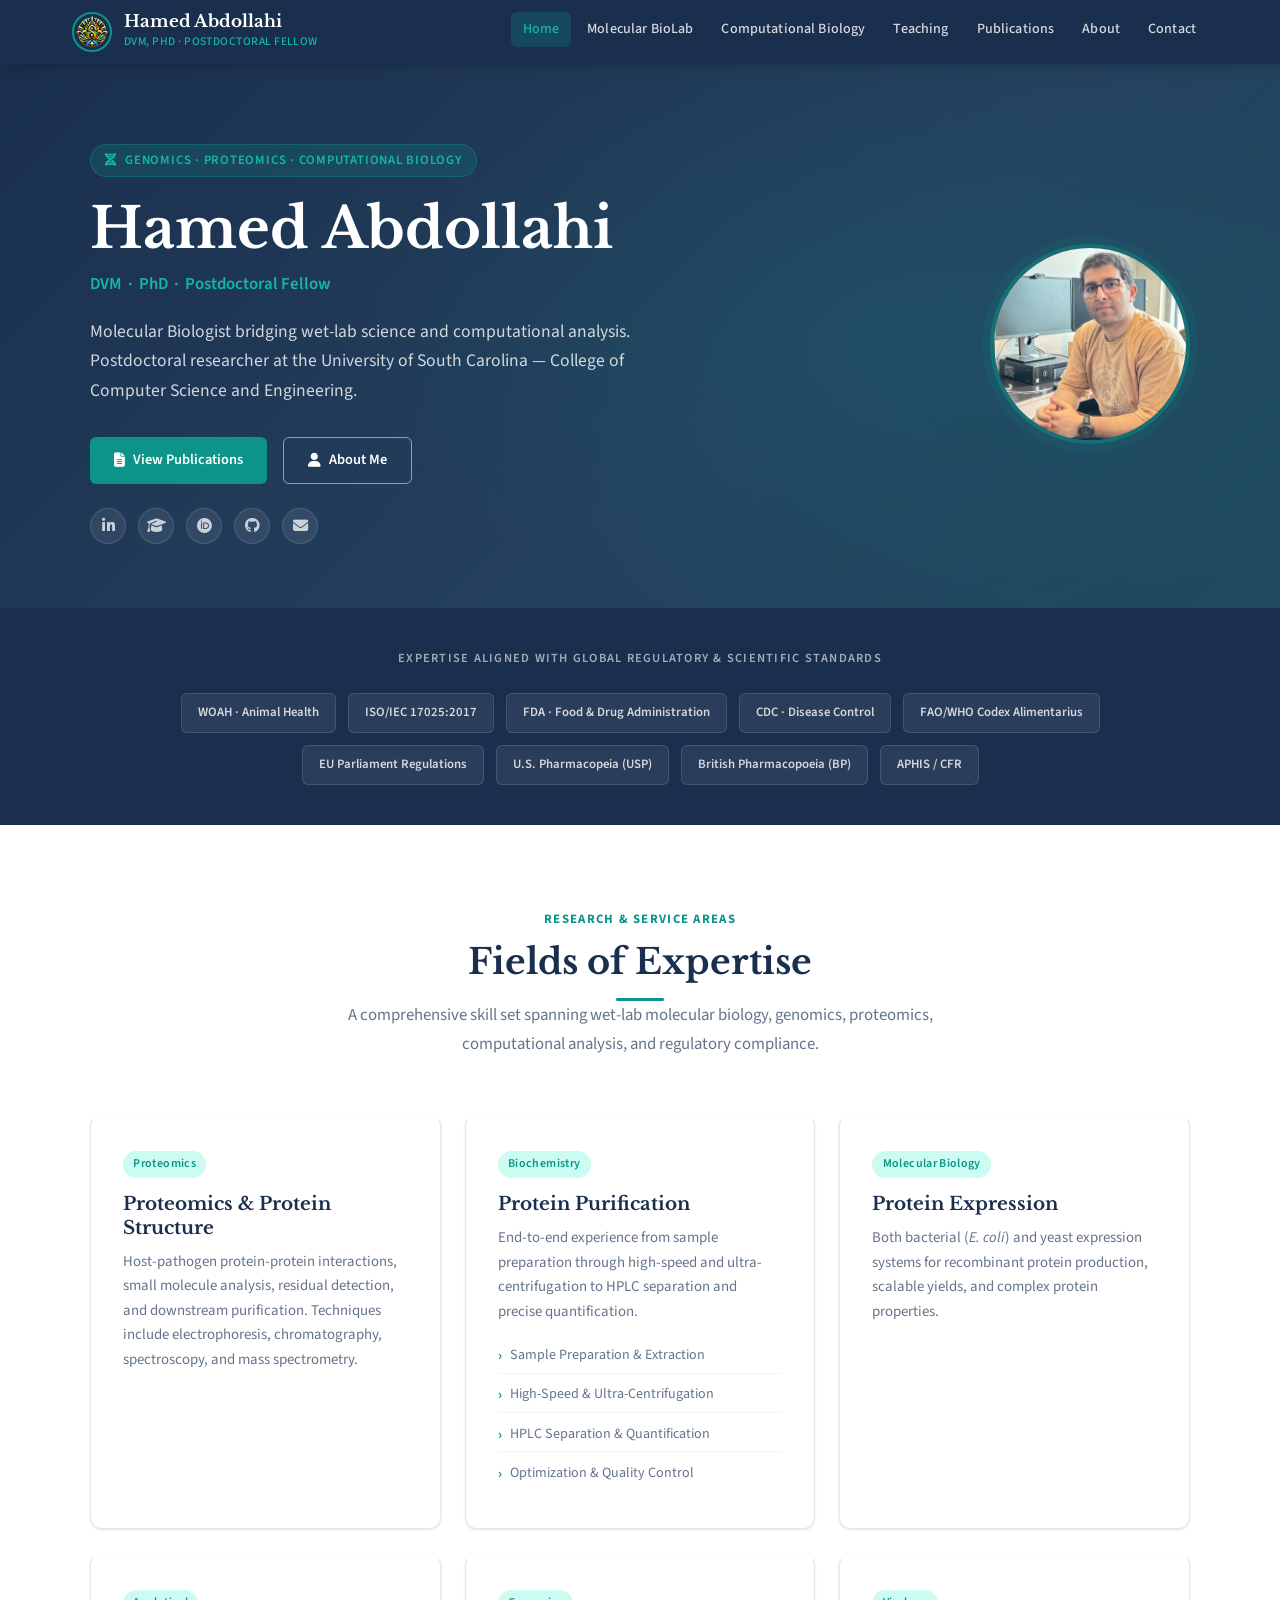
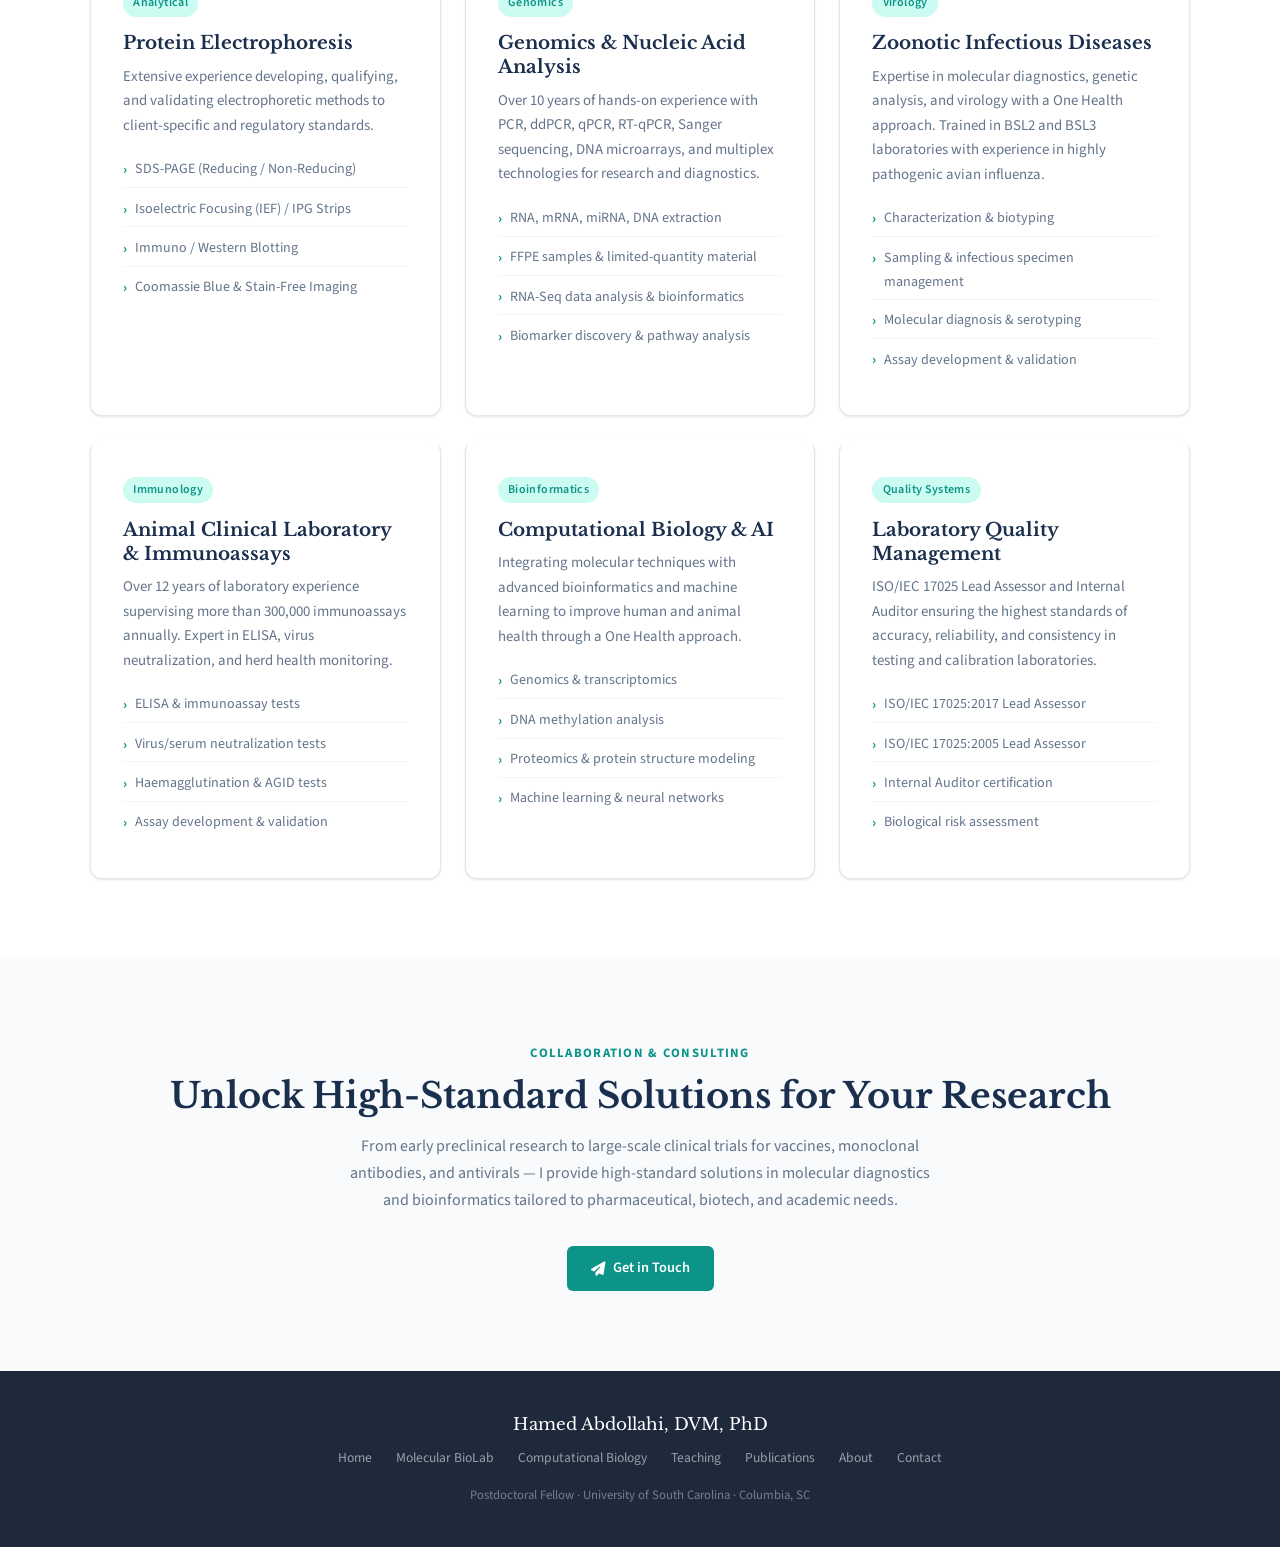
<file: index.html>
<!DOCTYPE html>
<html lang="en">
<head>
  <meta charset="UTF-8" />
  <meta name="viewport" content="width=device-width, initial-scale=1.0" />
  <title>Hamed Abdollahi | Molecular Biologist & Genomics Postdoctoral Fellow</title>
  <meta name="description" content="Personal academic website of Hamed Abdollahi, DVM, PhD — Molecular Biologist and Genomics Postdoctoral Fellow at the University of South Carolina." />
  <link rel="stylesheet" href="styles.css" />
  <link rel="stylesheet" href="https://cdnjs.cloudflare.com/ajax/libs/font-awesome/6.5.0/css/all.min.css" />
</head>
<body>

<!-- ── NAVIGATION ──────────────────────────── -->
<nav class="site-nav">
  <div class="nav-inner">
    <a href="index.html" class="nav-brand">
      <img src="/images/logo.png" alt="Hamed Abdollahi" />
      <div>
        <div class="nav-brand-name">Hamed Abdollahi</div>
        <div class="nav-brand-title">DVM, PhD · Postdoctoral Fellow</div>
      </div>
    </a>
    <button class="nav-toggle" aria-label="Toggle menu" onclick="this.closest('nav').querySelector('.nav-links').classList.toggle('open')">
      <span></span><span></span><span></span>
    </button>
    <ul class="nav-links">
      <li><a href="index.html" class="active">Home</a></li>
      <li><a href="biolab.html">Molecular BioLab</a></li>
      <li><a href="computational.html">Computational Biology</a></li>
      <li><a href="teaching.html">Teaching</a></li>
      <li><a href="publications.html">Publications</a></li>
      <li><a href="about.html">About</a></li>
      <li><a href="contact.html">Contact</a></li>
    </ul>
  </div>
</nav>

<!-- ── HERO ────────────────────────────────── -->
<section class="hero">
  <div class="hero-inner">
    <div>
      <div class="hero-badge">
        <i class="fa-solid fa-dna"></i>
        Genomics · Proteomics · Computational Biology
      </div>
      <h1 class="hero-name">Hamed Abdollahi</h1>
      <p class="hero-degrees">DVM &nbsp;·&nbsp; PhD &nbsp;·&nbsp; Postdoctoral Fellow</p>
      <p class="hero-tagline">
        Molecular Biologist bridging wet-lab science and computational analysis.
        Postdoctoral researcher at the University of South Carolina — College of
        Computer Science and Engineering.
      </p>
      <div class="hero-actions">
        <a href="publications.html" class="btn btn-primary">
          <i class="fa-solid fa-file-lines"></i> View Publications
        </a>
        <a href="about.html" class="btn btn-outline">
          <i class="fa-solid fa-user"></i> About Me
        </a>
      </div>
      <div class="hero-socials">
        <a href="https://www.linkedin.com/in/hamed-abdollahi-15117079" class="social-link" target="_blank" aria-label="LinkedIn">
          <i class="fa-brands fa-linkedin-in"></i>
        </a>
        <a href="https://scholar.google.com/citations?user=lXf0_H0AAAAJ&hl=en" class="social-link" target="_blank" aria-label="Google Scholar">
          <i class="fa-solid fa-graduation-cap"></i>
        </a>
        <a href="https://orcid.org/0000-0002-2202-2193" class="social-link" target="_blank" aria-label="ORCID">
          <i class="fa-brands fa-orcid"></i>
        </a>
        <a href="https://github.com/HProVax" class="social-link" target="_blank" aria-label="GitHub">
          <i class="fa-brands fa-github"></i>
        </a>
        <a href="mailto:HA25@mailbox.sc.edu" class="social-link" aria-label="Email">
          <i class="fa-solid fa-envelope"></i>
        </a>
      </div>
    </div>
    <img src="images/itsme.jpeg" alt="Hamed Abdollahi in the field" class="hero-photo" />
  </div>
</section>

<!-- ── STANDARDS STRIP ─────────────────────── -->
<div class="standards-strip">
  <div class="standards-inner">
    <p class="standards-title">Expertise aligned with global regulatory &amp; scientific standards</p>
    <div class="standards-grid">
      <span class="standard-badge">WOAH · Animal Health</span>
      <span class="standard-badge">ISO/IEC 17025:2017</span>
      <span class="standard-badge">FDA · Food &amp; Drug Administration</span>
      <span class="standard-badge">CDC · Disease Control</span>
      <span class="standard-badge">FAO/WHO Codex Alimentarius</span>
      <span class="standard-badge">EU Parliament Regulations</span>
      <span class="standard-badge">U.S. Pharmacopeia (USP)</span>
      <span class="standard-badge">British Pharmacopoeia (BP)</span>
      <span class="standard-badge">APHIS / CFR</span>
    </div>
  </div>
</div>

<!-- ── FIELDS OF EXPERTISE ─────────────────── -->
<section class="section">
  <div class="container">
    <div class="section-header">
      <span class="section-label">Research &amp; Service Areas</span>
      <h2 class="section-title">Fields of Expertise</h2>
      <div class="divider"></div>
      <p class="section-desc">
        A comprehensive skill set spanning wet-lab molecular biology, genomics, proteomics,
        computational analysis, and regulatory compliance.
      </p>
    </div>

    <div class="card-grid card-grid-3">

      <div class="expertise-card">
        <div class="expertise-tag">Proteomics</div>
        <h3>Proteomics &amp; Protein Structure</h3>
        <p class="card-text">
          Host-pathogen protein-protein interactions, small molecule analysis, residual detection,
          and downstream purification. Techniques include electrophoresis, chromatography,
          spectroscopy, and mass spectrometry.
        </p>
      </div>

      <div class="expertise-card">
        <div class="expertise-tag">Biochemistry</div>
        <h3>Protein Purification</h3>
        <p class="card-text">
          End-to-end experience from sample preparation through high-speed and
          ultra-centrifugation to HPLC separation and precise quantification.
        </p>
        <ul class="card-list">
          <li>Sample Preparation &amp; Extraction</li>
          <li>High-Speed &amp; Ultra-Centrifugation</li>
          <li>HPLC Separation &amp; Quantification</li>
          <li>Optimization &amp; Quality Control</li>
        </ul>
      </div>

      <div class="expertise-card">
        <div class="expertise-tag">Molecular Biology</div>
        <h3>Protein Expression</h3>
        <p class="card-text">
          Both bacterial (<em>E. coli</em>) and yeast expression systems for recombinant protein
          production, scalable yields, and complex protein properties.
        </p>
      </div>

      <div class="expertise-card">
        <div class="expertise-tag">Analytical</div>
        <h3>Protein Electrophoresis</h3>
        <p class="card-text">
          Extensive experience developing, qualifying, and validating electrophoretic methods
          to client-specific and regulatory standards.
        </p>
        <ul class="card-list">
          <li>SDS-PAGE (Reducing / Non-Reducing)</li>
          <li>Isoelectric Focusing (IEF) / IPG Strips</li>
          <li>Immuno / Western Blotting</li>
          <li>Coomassie Blue &amp; Stain-Free Imaging</li>
        </ul>
      </div>

      <div class="expertise-card">
        <div class="expertise-tag">Genomics</div>
        <h3>Genomics &amp; Nucleic Acid Analysis</h3>
        <p class="card-text">
          Over 10 years of hands-on experience with PCR, ddPCR, qPCR, RT-qPCR, Sanger
          sequencing, DNA microarrays, and multiplex technologies for research and diagnostics.
        </p>
        <ul class="card-list">
          <li>RNA, mRNA, miRNA, DNA extraction</li>
          <li>FFPE samples &amp; limited-quantity material</li>
          <li>RNA-Seq data analysis &amp; bioinformatics</li>
          <li>Biomarker discovery &amp; pathway analysis</li>
        </ul>
      </div>

      <div class="expertise-card">
        <div class="expertise-tag">Virology</div>
        <h3>Zoonotic Infectious Diseases</h3>
        <p class="card-text">
          Expertise in molecular diagnostics, genetic analysis, and virology with a One Health
          approach. Trained in BSL2 and BSL3 laboratories with experience in highly pathogenic
          avian influenza.
        </p>
        <ul class="card-list">
          <li>Characterization &amp; biotyping</li>
          <li>Sampling &amp; infectious specimen management</li>
          <li>Molecular diagnosis &amp; serotyping</li>
          <li>Assay development &amp; validation</li>
        </ul>
      </div>

      <div class="expertise-card">
        <div class="expertise-tag">Immunology</div>
        <h3>Animal Clinical Laboratory &amp; Immunoassays</h3>
        <p class="card-text">
          Over 12 years of laboratory experience supervising more than 300,000 immunoassays
          annually. Expert in ELISA, virus neutralization, and herd health monitoring.
        </p>
        <ul class="card-list">
          <li>ELISA &amp; immunoassay tests</li>
          <li>Virus/serum neutralization tests</li>
          <li>Haemagglutination &amp; AGID tests</li>
          <li>Assay development &amp; validation</li>
        </ul>
      </div>

      <div class="expertise-card">
        <div class="expertise-tag">Bioinformatics</div>
        <h3>Computational Biology &amp; AI</h3>
        <p class="card-text">
          Integrating molecular techniques with advanced bioinformatics and machine learning
          to improve human and animal health through a One Health approach.
        </p>
        <ul class="card-list">
          <li>Genomics &amp; transcriptomics</li>
          <li>DNA methylation analysis</li>
          <li>Proteomics &amp; protein structure modeling</li>
          <li>Machine learning &amp; neural networks</li>
        </ul>
      </div>

      <div class="expertise-card">
        <div class="expertise-tag">Quality Systems</div>
        <h3>Laboratory Quality Management</h3>
        <p class="card-text">
          ISO/IEC 17025 Lead Assessor and Internal Auditor ensuring the highest standards of
          accuracy, reliability, and consistency in testing and calibration laboratories.
        </p>
        <ul class="card-list">
          <li>ISO/IEC 17025:2017 Lead Assessor</li>
          <li>ISO/IEC 17025:2005 Lead Assessor</li>
          <li>Internal Auditor certification</li>
          <li>Biological risk assessment</li>
        </ul>
      </div>

    </div>
  </div>
</section>

<!-- ── CTA STRIP ────────────────────────────── -->
<section class="section section-alt">
  <div class="container" style="text-align:center;">
    <span class="section-label">Collaboration &amp; Consulting</span>
    <h2 class="section-title" style="margin-bottom:.8rem;">Unlock High-Standard Solutions for Your Research</h2>
    <p style="color:var(--text-muted);max-width:580px;margin:0 auto 2rem;">
      From early preclinical research to large-scale clinical trials for vaccines, monoclonal
      antibodies, and antivirals — I provide high-standard solutions in molecular diagnostics
      and bioinformatics tailored to pharmaceutical, biotech, and academic needs.
    </p>
    <a href="contact.html" class="btn btn-primary">
      <i class="fa-solid fa-paper-plane"></i> Get in Touch
    </a>
  </div>
</section>

<!-- ── FOOTER ───────────────────────────────── -->
<footer class="site-footer">
  <div class="footer-inner">
    <p class="footer-name">Hamed Abdollahi, DVM, PhD</p>
    <div class="footer-links">
      <a href="index.html">Home</a>
      <a href="biolab.html">Molecular BioLab</a>
      <a href="computational.html">Computational Biology</a>
      <a href="teaching.html">Teaching</a>
      <a href="publications.html">Publications</a>
      <a href="about.html">About</a>
      <a href="contact.html">Contact</a>
    </div>
    <p class="footer-copy">
      Postdoctoral Fellow · University of South Carolina · Columbia, SC
    </p>
  </div>
</footer>

</body>
</html>
</file>
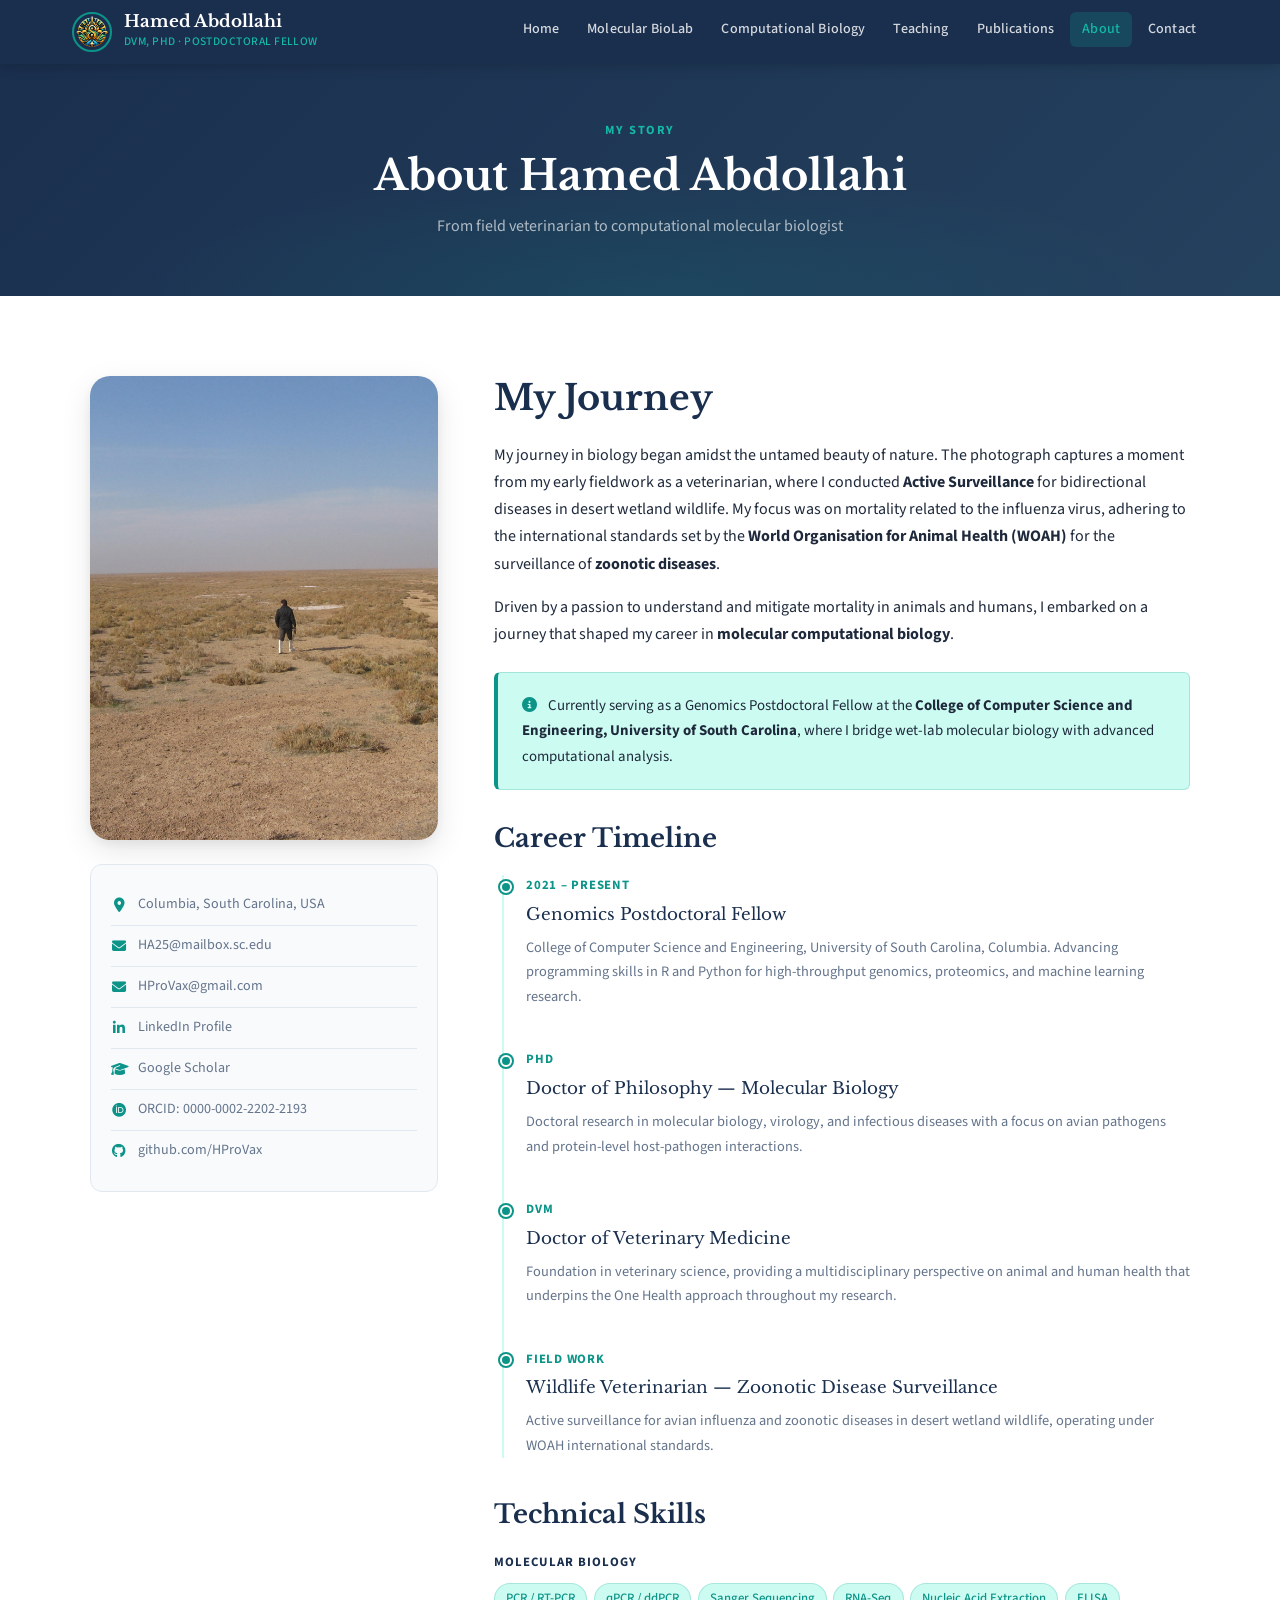
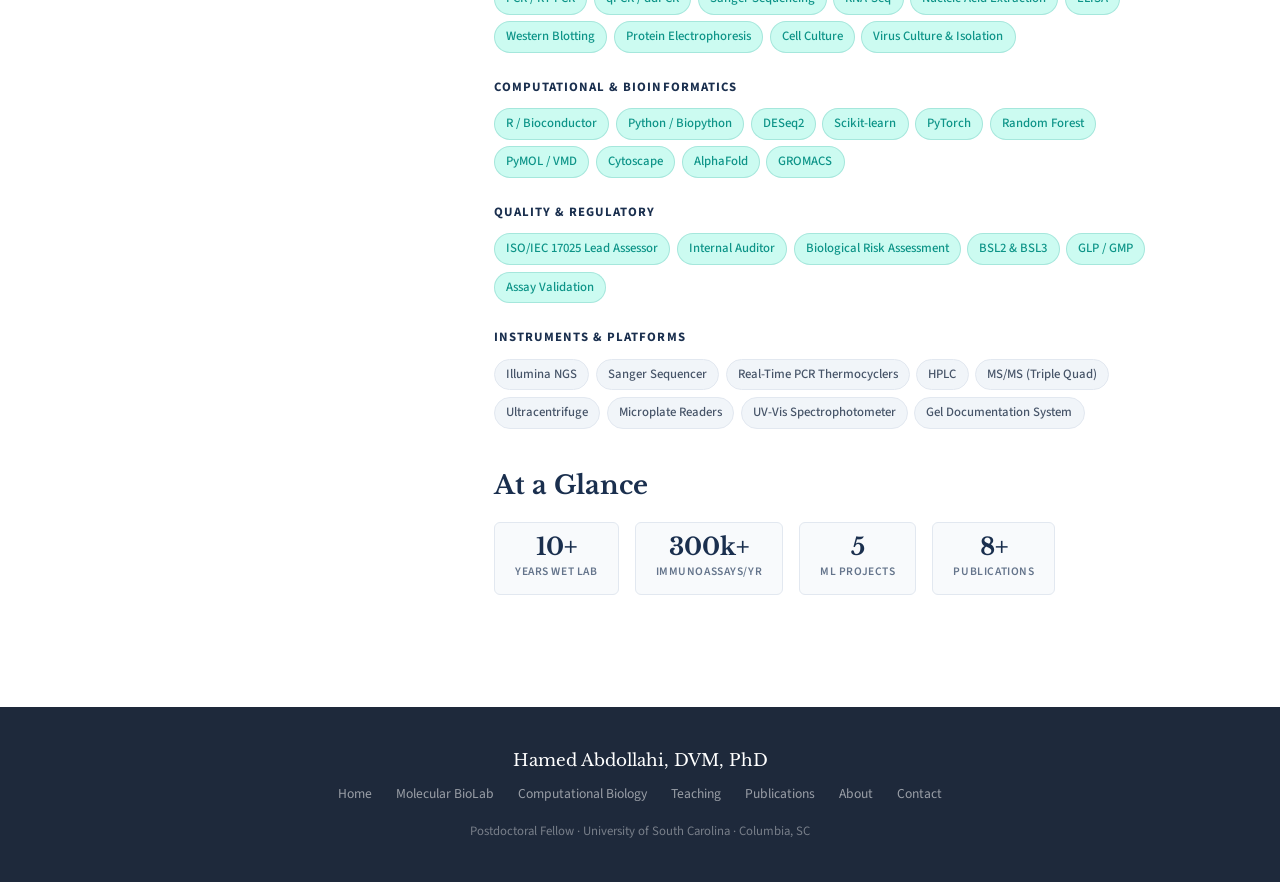
<file: about.html>
<!DOCTYPE html>
<html lang="en">
<head>
  <meta charset="UTF-8" />
  <meta name="viewport" content="width=device-width, initial-scale=1.0" />
  <title>About | Hamed Abdollahi</title>
  <link rel="stylesheet" href="styles.css" />
  <link rel="stylesheet" href="https://cdnjs.cloudflare.com/ajax/libs/font-awesome/6.5.0/css/all.min.css" />
</head>
<body>

<nav class="site-nav">
  <div class="nav-inner">
    <a href="index.html" class="nav-brand">
      <img src="images/logo.png" alt="Hamed Abdollahi" />
      <div>
        <div class="nav-brand-name">Hamed Abdollahi</div>
        <div class="nav-brand-title">DVM, PhD · Postdoctoral Fellow</div>
      </div>
    </a>
    <button class="nav-toggle" aria-label="Toggle menu" onclick="this.closest('nav').querySelector('.nav-links').classList.toggle('open')">
      <span></span><span></span><span></span>
    </button>
    <ul class="nav-links">
      <li><a href="index.html">Home</a></li>
      <li><a href="biolab.html">Molecular BioLab</a></li>
      <li><a href="computational.html">Computational Biology</a></li>
      <li><a href="teaching.html">Teaching</a></li>
      <li><a href="publications.html">Publications</a></li>
      <li><a href="about.html" class="active">About</a></li>
      <li><a href="contact.html">Contact</a></li>
    </ul>
  </div>
</nav>

<div class="page-banner">
  <p class="page-banner-label">My Story</p>
  <h1 class="page-banner-title">About Hamed Abdollahi</h1>
  <p class="page-banner-sub">From field veterinarian to computational molecular biologist</p>
</div>

<section class="section">
  <div class="container">
    <div class="about-layout">

      <!-- SIDEBAR -->
      <aside class="about-sidebar">
        <img src="images/IMG_0074.jpg" alt="Hamed Abdollahi field work" class="about-photo" />

        <div class="about-contact-card">
          <div class="contact-item">
            <i class="fa-solid fa-location-dot"></i>
            <span>Columbia, South Carolina, USA</span>
          </div>
          <div class="contact-item">
            <i class="fa-solid fa-envelope"></i>
            <a href="mailto:HA25@mailbox.sc.edu">HA25@mailbox.sc.edu</a>
          </div>
          <div class="contact-item">
            <i class="fa-solid fa-envelope"></i>
            <a href="mailto:HProVax@gmail.com">HProVax@gmail.com</a>
          </div>
          <div class="contact-item">
            <i class="fa-brands fa-linkedin-in"></i>
            <a href="https://www.linkedin.com/in/hamed-abdollahi-15117079" target="_blank">LinkedIn Profile</a>
          </div>
          <div class="contact-item">
            <i class="fa-solid fa-graduation-cap"></i>
            <a href="https://scholar.google.com/citations?user=lXf0_H0AAAAJ&hl=en" target="_blank">Google Scholar</a>
          </div>
          <div class="contact-item">
            <i class="fa-brands fa-orcid"></i>
            <a href="https://orcid.org/0000-0002-2202-2193" target="_blank">ORCID: 0000-0002-2202-2193</a>
          </div>
          <div class="contact-item">
            <i class="fa-brands fa-github"></i>
            <a href="https://github.com/HProVax" target="_blank">github.com/HProVax</a>
          </div>
        </div>
      </aside>

      <!-- MAIN CONTENT -->
      <main>
        <h2 style="margin-bottom:1.25rem;">My Journey</h2>

        <p>
          My journey in biology began amidst the untamed beauty of nature. The photograph captures a moment from my early fieldwork as a veterinarian, where I conducted
          <strong>Active Surveillance</strong> for bidirectional diseases in desert wetland wildlife.
          My focus was on mortality related to the influenza virus, adhering to the international
          standards set by the <strong>World Organisation for Animal Health (WOAH)</strong> for the
          surveillance of <strong>zoonotic diseases</strong>.
        </p>

        <p>
          Driven by a passion to understand and mitigate mortality in animals and humans, I embarked
          on a journey that shaped my career in <strong>molecular computational biology</strong>.
        </p>

        <div class="callout">
          <p>
            <i class="fa-solid fa-circle-info" style="color:var(--teal);margin-right:.5rem;"></i>
            Currently serving as a Genomics Postdoctoral Fellow at the
            <strong>College of Computer Science and Engineering, University of South Carolina</strong>,
            where I bridge wet-lab molecular biology with advanced computational analysis.
          </p>
        </div>

        <!-- TIMELINE -->
        <h3 style="margin:2rem 0 1.25rem;">Career Timeline</h3>
        <div class="timeline">

          <div class="timeline-item">
            <div class="timeline-date">2021 – Present</div>
            <div class="timeline-title">Genomics Postdoctoral Fellow</div>
            <div class="timeline-desc">
              College of Computer Science and Engineering, University of South Carolina, Columbia.
              Advancing programming skills in R and Python for high-throughput genomics, proteomics,
              and machine learning research.
            </div>
          </div>

          <div class="timeline-item">
            <div class="timeline-date">PhD</div>
            <div class="timeline-title">Doctor of Philosophy — Molecular Biology</div>
            <div class="timeline-desc">
              Doctoral research in molecular biology, virology, and infectious diseases with a focus
              on avian pathogens and protein-level host-pathogen interactions.
            </div>
          </div>

          <div class="timeline-item">
            <div class="timeline-date">DVM</div>
            <div class="timeline-title">Doctor of Veterinary Medicine</div>
            <div class="timeline-desc">
              Foundation in veterinary science, providing a multidisciplinary perspective on
              animal and human health that underpins the One Health approach throughout my research.
            </div>
          </div>

          <div class="timeline-item">
            <div class="timeline-date">Field Work</div>
            <div class="timeline-title">Wildlife Veterinarian — Zoonotic Disease Surveillance</div>
            <div class="timeline-desc">
              Active surveillance for avian influenza and zoonotic diseases in desert wetland
              wildlife, operating under WOAH international standards.
            </div>
          </div>

        </div>

        <!-- SKILLS -->
        <h3 style="margin:2.5rem 0 1.25rem;">Technical Skills</h3>

        <div class="tag-group">
          <div class="tag-group-label">Molecular Biology</div>
          <div class="tags">
            <span class="tag tag-teal">PCR / RT-PCR</span>
            <span class="tag tag-teal">qPCR / ddPCR</span>
            <span class="tag tag-teal">Sanger Sequencing</span>
            <span class="tag tag-teal">RNA-Seq</span>
            <span class="tag tag-teal">Nucleic Acid Extraction</span>
            <span class="tag tag-teal">ELISA</span>
            <span class="tag tag-teal">Western Blotting</span>
            <span class="tag tag-teal">Protein Electrophoresis</span>
            <span class="tag tag-teal">Cell Culture</span>
            <span class="tag tag-teal">Virus Culture &amp; Isolation</span>
          </div>
        </div>

        <div class="tag-group">
          <div class="tag-group-label">Computational &amp; Bioinformatics</div>
          <div class="tags">
            <span class="tag tag-teal">R / Bioconductor</span>
            <span class="tag tag-teal">Python / Biopython</span>
            <span class="tag tag-teal">DESeq2</span>
            <span class="tag tag-teal">Scikit-learn</span>
            <span class="tag tag-teal">PyTorch</span>
            <span class="tag tag-teal">Random Forest</span>
            <span class="tag tag-teal">PyMOL / VMD</span>
            <span class="tag tag-teal">Cytoscape</span>
            <span class="tag tag-teal">AlphaFold</span>
            <span class="tag tag-teal">GROMACS</span>
          </div>
        </div>

        <div class="tag-group">
          <div class="tag-group-label">Quality &amp; Regulatory</div>
          <div class="tags">
            <span class="tag tag-teal">ISO/IEC 17025 Lead Assessor</span>
            <span class="tag tag-teal">Internal Auditor</span>
            <span class="tag tag-teal">Biological Risk Assessment</span>
            <span class="tag tag-teal">BSL2 &amp; BSL3</span>
            <span class="tag tag-teal">GLP / GMP</span>
            <span class="tag tag-teal">Assay Validation</span>
          </div>
        </div>

        <div class="tag-group">
          <div class="tag-group-label">Instruments &amp; Platforms</div>
          <div class="tags">
            <span class="tag">Illumina NGS</span>
            <span class="tag">Sanger Sequencer</span>
            <span class="tag">Real-Time PCR Thermocyclers</span>
            <span class="tag">HPLC</span>
            <span class="tag">MS/MS (Triple Quad)</span>
            <span class="tag">Ultracentrifuge</span>
            <span class="tag">Microplate Readers</span>
            <span class="tag">UV-Vis Spectrophotometer</span>
            <span class="tag">Gel Documentation System</span>
          </div>
        </div>

        <!-- STATS -->
        <h3 style="margin:2.5rem 0 1.25rem;">At a Glance</h3>
        <div class="stat-chips">
          <div class="stat-chip">
            <span class="stat-chip-value">10+</span>
            <span class="stat-chip-label">Years Wet Lab</span>
          </div>
          <div class="stat-chip">
            <span class="stat-chip-value">300k+</span>
            <span class="stat-chip-label">Immunoassays/yr</span>
          </div>
          <div class="stat-chip">
            <span class="stat-chip-value">5</span>
            <span class="stat-chip-label">ML Projects</span>
          </div>
          <div class="stat-chip">
            <span class="stat-chip-value">8+</span>
            <span class="stat-chip-label">Publications</span>
          </div>
        </div>

      </main>
    </div>
  </div>
</section>

<footer class="site-footer">
  <div class="footer-inner">
    <p class="footer-name">Hamed Abdollahi, DVM, PhD</p>
    <div class="footer-links">
      <a href="index.html">Home</a>
      <a href="biolab.html">Molecular BioLab</a>
      <a href="computational.html">Computational Biology</a>
      <a href="teaching.html">Teaching</a>
      <a href="publications.html">Publications</a>
      <a href="about.html">About</a>
      <a href="contact.html">Contact</a>
    </div>
    <p class="footer-copy">Postdoctoral Fellow · University of South Carolina · Columbia, SC</p>
  </div>
</footer>

</body>
</html>
</file>
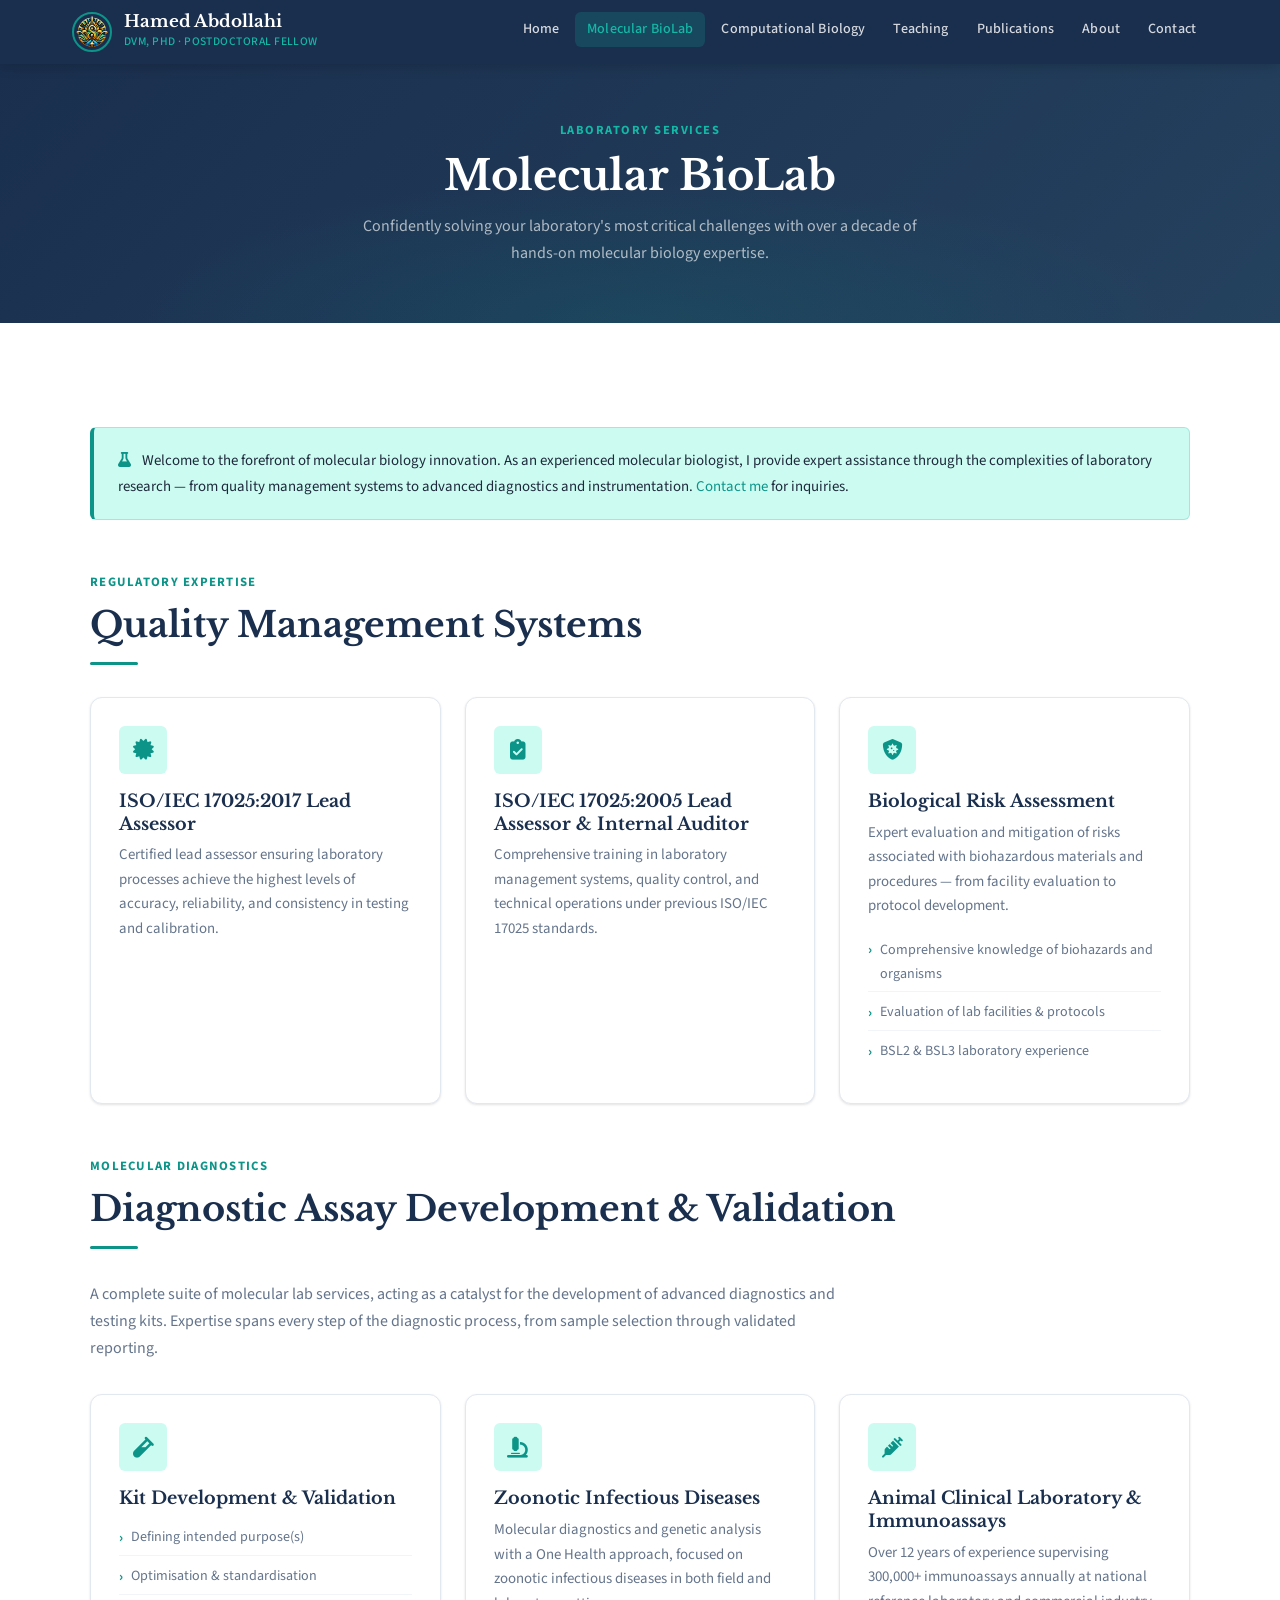
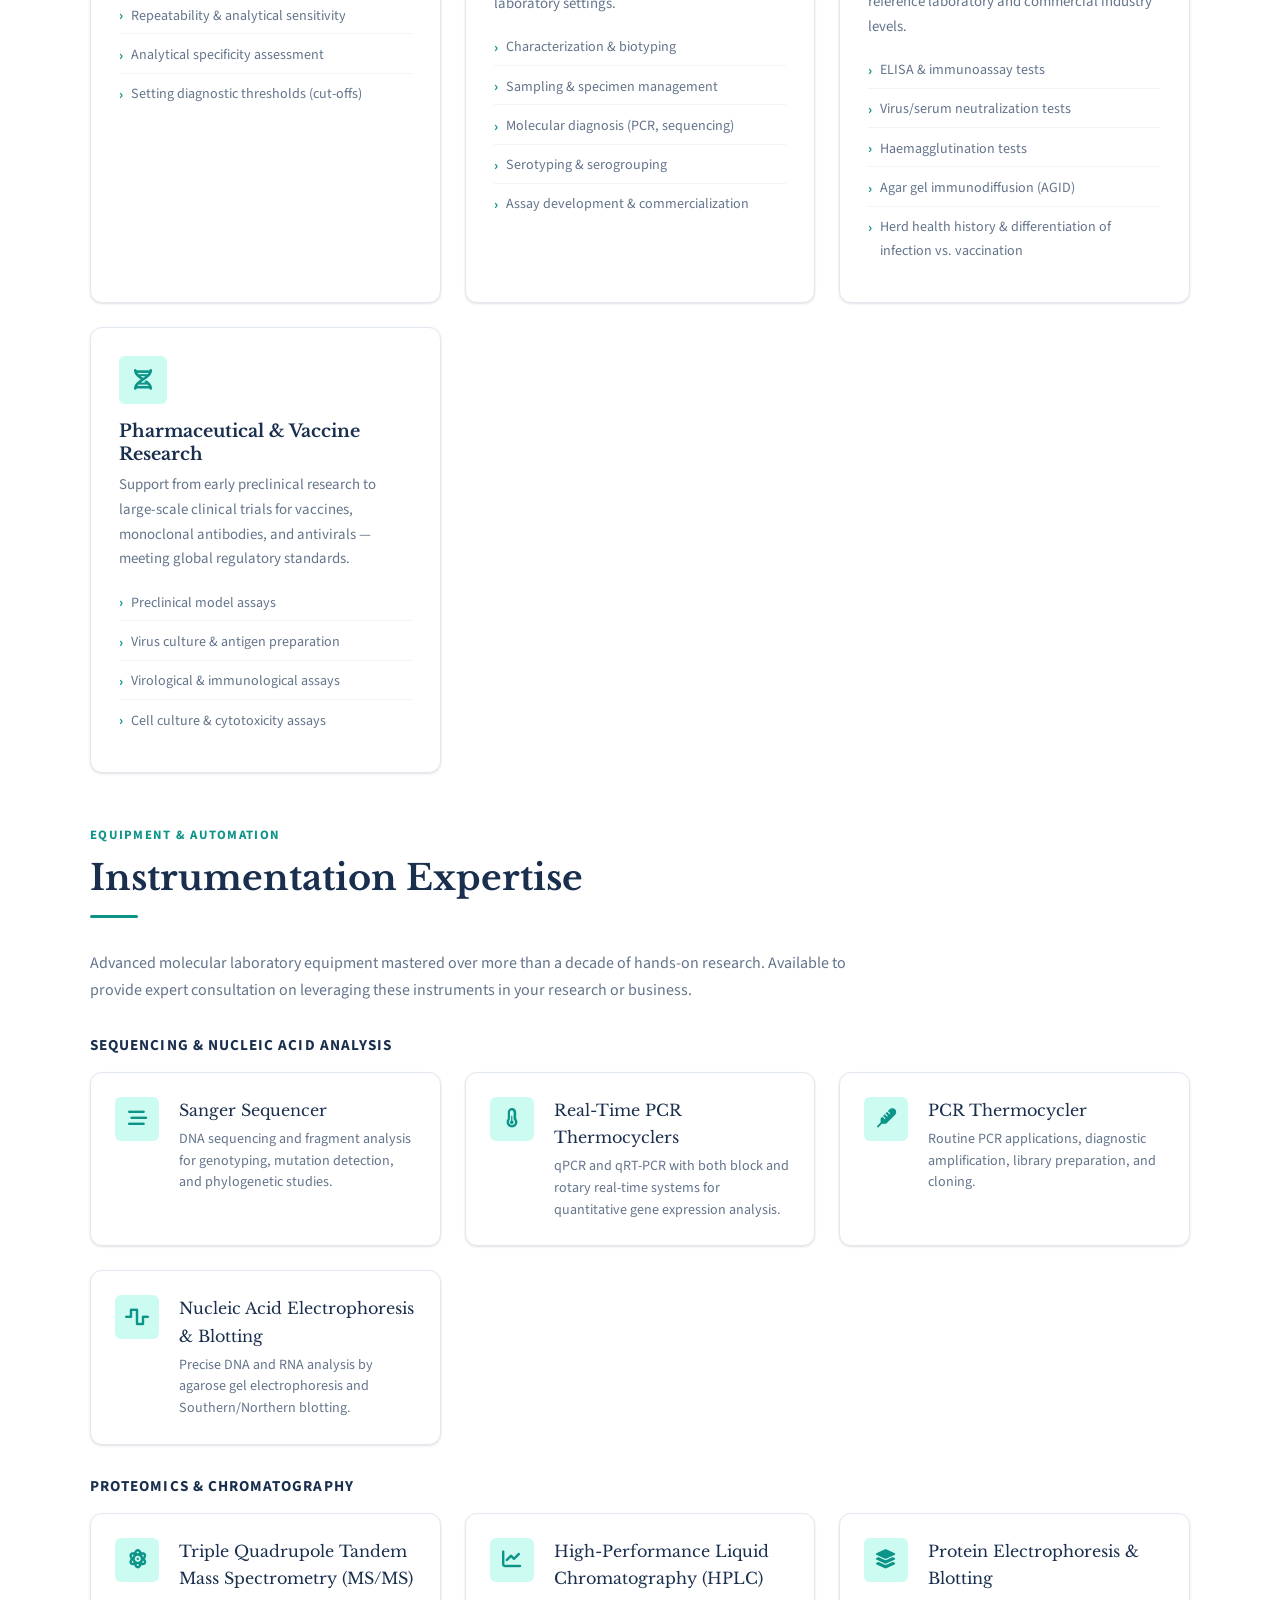
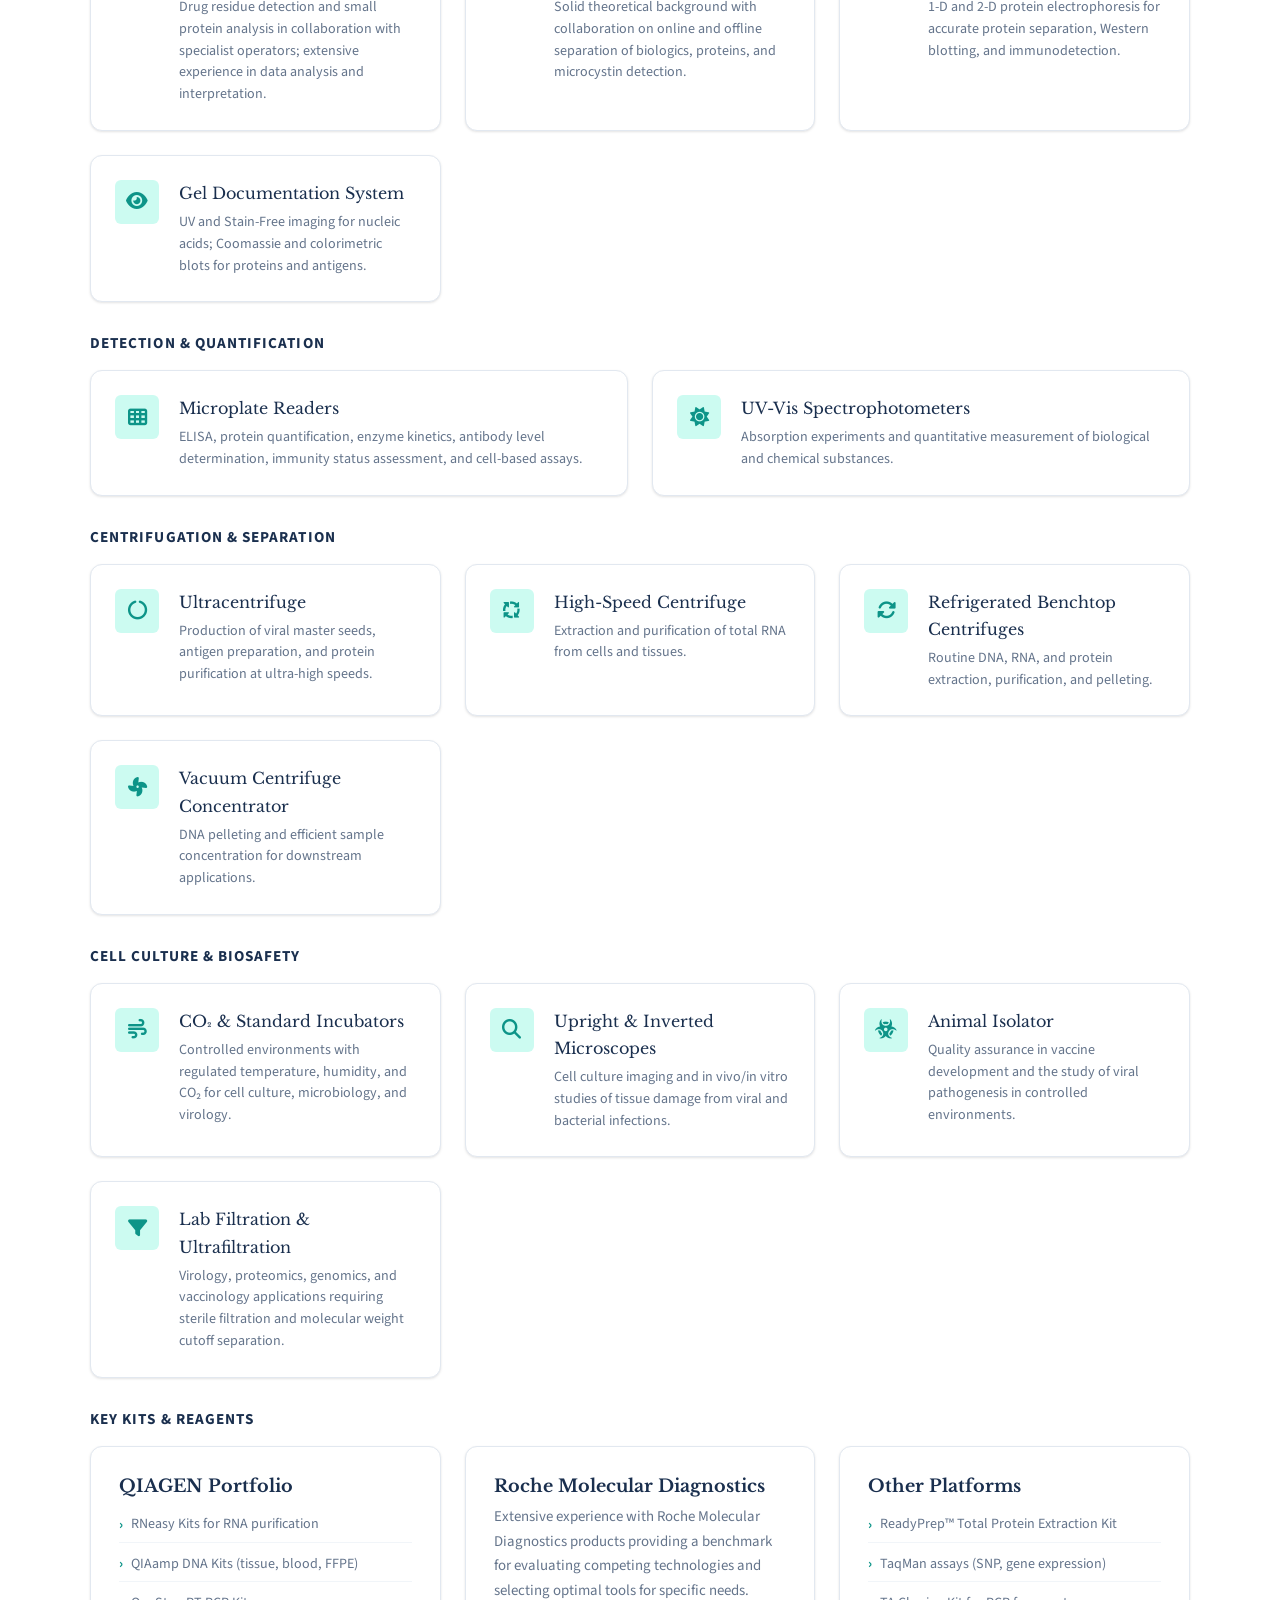
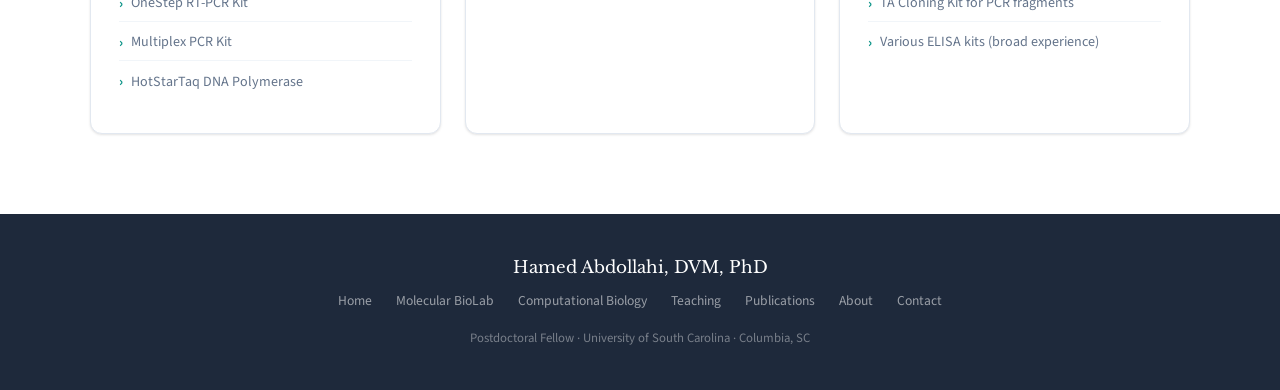
<file: biolab.html>
<!DOCTYPE html>
<html lang="en">
<head>
  <meta charset="UTF-8" />
  <meta name="viewport" content="width=device-width, initial-scale=1.0" />
  <title>Molecular BioLab | Hamed Abdollahi</title>
  <link rel="stylesheet" href="styles.css" />
  <link rel="stylesheet" href="https://cdnjs.cloudflare.com/ajax/libs/font-awesome/6.5.0/css/all.min.css" />
</head>
<body>

<nav class="site-nav">
  <div class="nav-inner">
    <a href="index.html" class="nav-brand">
      <img src="images/logo.png" alt="Hamed Abdollahi" />
      <div>
        <div class="nav-brand-name">Hamed Abdollahi</div>
        <div class="nav-brand-title">DVM, PhD · Postdoctoral Fellow</div>
      </div>
    </a>
    <button class="nav-toggle" aria-label="Toggle menu" onclick="this.closest('nav').querySelector('.nav-links').classList.toggle('open')">
      <span></span><span></span><span></span>
    </button>
    <ul class="nav-links">
      <li><a href="index.html">Home</a></li>
      <li><a href="biolab.html" class="active">Molecular BioLab</a></li>
      <li><a href="computational.html">Computational Biology</a></li>
      <li><a href="teaching.html">Teaching</a></li>
      <li><a href="publications.html">Publications</a></li>
      <li><a href="about.html">About</a></li>
      <li><a href="contact.html">Contact</a></li>
    </ul>
  </div>
</nav>

<div class="page-banner">
  <p class="page-banner-label">Laboratory Services</p>
  <h1 class="page-banner-title">Molecular BioLab</h1>
  <p class="page-banner-sub">
    Confidently solving your laboratory's most critical challenges with over a decade
    of hands-on molecular biology expertise.
  </p>
</div>

<section class="section">
  <div class="container">

    <div class="callout">
      <p>
        <i class="fa-solid fa-flask" style="color:var(--teal);margin-right:.5rem;"></i>
        Welcome to the forefront of molecular biology innovation. As an experienced molecular
        biologist, I provide expert assistance through the complexities of laboratory research —
        from quality management systems to advanced diagnostics and instrumentation.
        <a href="contact.html">Contact me</a> for inquiries.
      </p>
    </div>

    <!-- ── QUALITY MANAGEMENT ── -->
    <div class="section-header" style="text-align:left;margin-bottom:2rem;margin-top:3rem;">
      <span class="section-label">Regulatory Expertise</span>
      <h2 class="section-title">Quality Management Systems</h2>
      <div class="divider" style="margin-left:0;"></div>
    </div>

    <div class="card-grid card-grid-3" style="margin-bottom:3rem;">
      <div class="card">
        <div class="card-icon"><i class="fa-solid fa-certificate"></i></div>
        <h4 class="card-title">ISO/IEC 17025:2017 Lead Assessor</h4>
        <p class="card-text">
          Certified lead assessor ensuring laboratory processes achieve the highest levels of
          accuracy, reliability, and consistency in testing and calibration.
        </p>
      </div>
      <div class="card">
        <div class="card-icon"><i class="fa-solid fa-clipboard-check"></i></div>
        <h4 class="card-title">ISO/IEC 17025:2005 Lead Assessor &amp; Internal Auditor</h4>
        <p class="card-text">
          Comprehensive training in laboratory management systems, quality control, and
          technical operations under previous ISO/IEC 17025 standards.
        </p>
      </div>
      <div class="card">
        <div class="card-icon"><i class="fa-solid fa-shield-virus"></i></div>
        <h4 class="card-title">Biological Risk Assessment</h4>
        <p class="card-text">
          Expert evaluation and mitigation of risks associated with biohazardous materials and
          procedures — from facility evaluation to protocol development.
        </p>
        <ul class="card-list">
          <li>Comprehensive knowledge of biohazards and organisms</li>
          <li>Evaluation of lab facilities &amp; protocols</li>
          <li>BSL2 &amp; BSL3 laboratory experience</li>
        </ul>
      </div>
    </div>

    <!-- ── DIAGNOSTIC ASSAY DEVELOPMENT ── -->
    <div class="section-header" style="text-align:left;margin-bottom:2rem;margin-top:1rem;">
      <span class="section-label">Molecular Diagnostics</span>
      <h2 class="section-title">Diagnostic Assay Development &amp; Validation</h2>
      <div class="divider" style="margin-left:0;"></div>
    </div>

    <p style="color:var(--text-muted);margin-bottom:2rem;max-width:760px;">
      A complete suite of molecular lab services, acting as a catalyst for the development
      of advanced diagnostics and testing kits. Expertise spans every step of the diagnostic
      process, from sample selection through validated reporting.
    </p>

    <div class="card-grid card-grid-2" style="margin-bottom:3rem;">
      <div class="card">
        <div class="card-icon"><i class="fa-solid fa-vial"></i></div>
        <h4 class="card-title">Kit Development &amp; Validation</h4>
        <ul class="card-list">
          <li>Defining intended purpose(s)</li>
          <li>Optimisation &amp; standardisation</li>
          <li>Repeatability &amp; analytical sensitivity</li>
          <li>Analytical specificity assessment</li>
          <li>Setting diagnostic thresholds (cut-offs)</li>
        </ul>
      </div>
      <div class="card">
        <div class="card-icon"><i class="fa-solid fa-microscope"></i></div>
        <h4 class="card-title">Zoonotic Infectious Diseases</h4>
        <p class="card-text">
          Molecular diagnostics and genetic analysis with a One Health approach, focused on
          zoonotic infectious diseases in both field and laboratory settings.
        </p>
        <ul class="card-list">
          <li>Characterization &amp; biotyping</li>
          <li>Sampling &amp; specimen management</li>
          <li>Molecular diagnosis (PCR, sequencing)</li>
          <li>Serotyping &amp; serogrouping</li>
          <li>Assay development &amp; commercialization</li>
        </ul>
      </div>
      <div class="card">
        <div class="card-icon"><i class="fa-solid fa-syringe"></i></div>
        <h4 class="card-title">Animal Clinical Laboratory &amp; Immunoassays</h4>
        <p class="card-text">
          Over 12 years of experience supervising 300,000+ immunoassays annually
          at national reference laboratory and commercial industry levels.
        </p>
        <ul class="card-list">
          <li>ELISA &amp; immunoassay tests</li>
          <li>Virus/serum neutralization tests</li>
          <li>Haemagglutination tests</li>
          <li>Agar gel immunodiffusion (AGID)</li>
          <li>Herd health history &amp; differentiation of infection vs. vaccination</li>
        </ul>
      </div>
      <div class="card">
        <div class="card-icon"><i class="fa-solid fa-dna"></i></div>
        <h4 class="card-title">Pharmaceutical &amp; Vaccine Research</h4>
        <p class="card-text">
          Support from early preclinical research to large-scale clinical trials for vaccines,
          monoclonal antibodies, and antivirals — meeting global regulatory standards.
        </p>
        <ul class="card-list">
          <li>Preclinical model assays</li>
          <li>Virus culture &amp; antigen preparation</li>
          <li>Virological &amp; immunological assays</li>
          <li>Cell culture &amp; cytotoxicity assays</li>
        </ul>
      </div>
    </div>

    <!-- ── INSTRUMENTS ── -->
    <div class="section-header" style="text-align:left;margin-bottom:2rem;margin-top:1rem;">
      <span class="section-label">Equipment &amp; Automation</span>
      <h2 class="section-title">Instrumentation Expertise</h2>
      <div class="divider" style="margin-left:0;"></div>
    </div>

    <p style="color:var(--text-muted);margin-bottom:2rem;max-width:760px;">
      Advanced molecular laboratory equipment mastered over more than a decade of hands-on
      research. Available to provide expert consultation on leveraging these instruments
      in your research or business.
    </p>

    <!-- Sequencing & Nucleic Acids -->
    <h4 style="color:var(--navy);margin-bottom:1rem;font-size:.95rem;font-weight:700;
               text-transform:uppercase;letter-spacing:.07em;font-family:var(--font-sans);">
      Sequencing &amp; Nucleic Acid Analysis
    </h4>
    <div class="card-grid card-grid-2" style="margin-bottom:2rem;">
      <div class="instrument-card">
        <div class="instrument-icon"><i class="fa-solid fa-stream"></i></div>
        <div>
          <p class="instrument-name">Sanger Sequencer</p>
          <p class="instrument-desc">DNA sequencing and fragment analysis for genotyping, mutation detection, and phylogenetic studies.</p>
        </div>
      </div>
      <div class="instrument-card">
        <div class="instrument-icon"><i class="fa-solid fa-temperature-half"></i></div>
        <div>
          <p class="instrument-name">Real-Time PCR Thermocyclers</p>
          <p class="instrument-desc">qPCR and qRT-PCR with both block and rotary real-time systems for quantitative gene expression analysis.</p>
        </div>
      </div>
      <div class="instrument-card">
        <div class="instrument-icon"><i class="fa-solid fa-thermometer"></i></div>
        <div>
          <p class="instrument-name">PCR Thermocycler</p>
          <p class="instrument-desc">Routine PCR applications, diagnostic amplification, library preparation, and cloning.</p>
        </div>
      </div>
      <div class="instrument-card">
        <div class="instrument-icon"><i class="fa-solid fa-wave-square"></i></div>
        <div>
          <p class="instrument-name">Nucleic Acid Electrophoresis &amp; Blotting</p>
          <p class="instrument-desc">Precise DNA and RNA analysis by agarose gel electrophoresis and Southern/Northern blotting.</p>
        </div>
      </div>
    </div>

    <!-- Proteomics & Chromatography -->
    <h4 style="color:var(--navy);margin-bottom:1rem;font-size:.95rem;font-weight:700;
               text-transform:uppercase;letter-spacing:.07em;font-family:var(--font-sans);">
      Proteomics &amp; Chromatography
    </h4>
    <div class="card-grid card-grid-2" style="margin-bottom:2rem;">
      <div class="instrument-card">
        <div class="instrument-icon"><i class="fa-solid fa-atom"></i></div>
        <div>
          <p class="instrument-name">Triple Quadrupole Tandem Mass Spectrometry (MS/MS)</p>
          <p class="instrument-desc">Drug residue detection and small protein analysis in collaboration with specialist operators; extensive experience in data analysis and interpretation.</p>
        </div>
      </div>
      <div class="instrument-card">
        <div class="instrument-icon"><i class="fa-solid fa-chart-line"></i></div>
        <div>
          <p class="instrument-name">High-Performance Liquid Chromatography (HPLC)</p>
          <p class="instrument-desc">Solid theoretical background with collaboration on online and offline separation of biologics, proteins, and microcystin detection.</p>
        </div>
      </div>
      <div class="instrument-card">
        <div class="instrument-icon"><i class="fa-solid fa-layer-group"></i></div>
        <div>
          <p class="instrument-name">Protein Electrophoresis &amp; Blotting</p>
          <p class="instrument-desc">1-D and 2-D protein electrophoresis for accurate protein separation, Western blotting, and immunodetection.</p>
        </div>
      </div>
      <div class="instrument-card">
        <div class="instrument-icon"><i class="fa-solid fa-eye"></i></div>
        <div>
          <p class="instrument-name">Gel Documentation System</p>
          <p class="instrument-desc">UV and Stain-Free imaging for nucleic acids; Coomassie and colorimetric blots for proteins and antigens.</p>
        </div>
      </div>
    </div>

    <!-- Detection & Quantification -->
    <h4 style="color:var(--navy);margin-bottom:1rem;font-size:.95rem;font-weight:700;
               text-transform:uppercase;letter-spacing:.07em;font-family:var(--font-sans);">
      Detection &amp; Quantification
    </h4>
    <div class="card-grid card-grid-2" style="margin-bottom:2rem;">
      <div class="instrument-card">
        <div class="instrument-icon"><i class="fa-solid fa-th"></i></div>
        <div>
          <p class="instrument-name">Microplate Readers</p>
          <p class="instrument-desc">ELISA, protein quantification, enzyme kinetics, antibody level determination, immunity status assessment, and cell-based assays.</p>
        </div>
      </div>
      <div class="instrument-card">
        <div class="instrument-icon"><i class="fa-solid fa-sun"></i></div>
        <div>
          <p class="instrument-name">UV-Vis Spectrophotometers</p>
          <p class="instrument-desc">Absorption experiments and quantitative measurement of biological and chemical substances.</p>
        </div>
      </div>
    </div>

    <!-- Centrifugation & Separation -->
    <h4 style="color:var(--navy);margin-bottom:1rem;font-size:.95rem;font-weight:700;
               text-transform:uppercase;letter-spacing:.07em;font-family:var(--font-sans);">
      Centrifugation &amp; Separation
    </h4>
    <div class="card-grid card-grid-2" style="margin-bottom:2rem;">
      <div class="instrument-card">
        <div class="instrument-icon"><i class="fa-solid fa-circle-notch"></i></div>
        <div>
          <p class="instrument-name">Ultracentrifuge</p>
          <p class="instrument-desc">Production of viral master seeds, antigen preparation, and protein purification at ultra-high speeds.</p>
        </div>
      </div>
      <div class="instrument-card">
        <div class="instrument-icon"><i class="fa-solid fa-arrows-spin"></i></div>
        <div>
          <p class="instrument-name">High-Speed Centrifuge</p>
          <p class="instrument-desc">Extraction and purification of total RNA from cells and tissues.</p>
        </div>
      </div>
      <div class="instrument-card">
        <div class="instrument-icon"><i class="fa-solid fa-rotate"></i></div>
        <div>
          <p class="instrument-name">Refrigerated Benchtop Centrifuges</p>
          <p class="instrument-desc">Routine DNA, RNA, and protein extraction, purification, and pelleting.</p>
        </div>
      </div>
      <div class="instrument-card">
        <div class="instrument-icon"><i class="fa-solid fa-fan"></i></div>
        <div>
          <p class="instrument-name">Vacuum Centrifuge Concentrator</p>
          <p class="instrument-desc">DNA pelleting and efficient sample concentration for downstream applications.</p>
        </div>
      </div>
    </div>

    <!-- Cell Culture & Biosafety -->
    <h4 style="color:var(--navy);margin-bottom:1rem;font-size:.95rem;font-weight:700;
               text-transform:uppercase;letter-spacing:.07em;font-family:var(--font-sans);">
      Cell Culture &amp; Biosafety
    </h4>
    <div class="card-grid card-grid-2" style="margin-bottom:2rem;">
      <div class="instrument-card">
        <div class="instrument-icon"><i class="fa-solid fa-wind"></i></div>
        <div>
          <p class="instrument-name">CO₂ &amp; Standard Incubators</p>
          <p class="instrument-desc">Controlled environments with regulated temperature, humidity, and CO₂ for cell culture, microbiology, and virology.</p>
        </div>
      </div>
      <div class="instrument-card">
        <div class="instrument-icon"><i class="fa-solid fa-magnifying-glass"></i></div>
        <div>
          <p class="instrument-name">Upright &amp; Inverted Microscopes</p>
          <p class="instrument-desc">Cell culture imaging and in vivo/in vitro studies of tissue damage from viral and bacterial infections.</p>
        </div>
      </div>
      <div class="instrument-card">
        <div class="instrument-icon"><i class="fa-solid fa-biohazard"></i></div>
        <div>
          <p class="instrument-name">Animal Isolator</p>
          <p class="instrument-desc">Quality assurance in vaccine development and the study of viral pathogenesis in controlled environments.</p>
        </div>
      </div>
      <div class="instrument-card">
        <div class="instrument-icon"><i class="fa-solid fa-filter"></i></div>
        <div>
          <p class="instrument-name">Lab Filtration &amp; Ultrafiltration</p>
          <p class="instrument-desc">Virology, proteomics, genomics, and vaccinology applications requiring sterile filtration and molecular weight cutoff separation.</p>
        </div>
      </div>
    </div>

    <!-- Kits & Reagents -->
    <h4 style="color:var(--navy);margin-bottom:1rem;font-size:.95rem;font-weight:700;
               text-transform:uppercase;letter-spacing:.07em;font-family:var(--font-sans);">
      Key Kits &amp; Reagents
    </h4>
    <div class="card-grid card-grid-3">
      <div class="card">
        <h4 class="card-title">QIAGEN Portfolio</h4>
        <ul class="card-list">
          <li>RNeasy Kits for RNA purification</li>
          <li>QIAamp DNA Kits (tissue, blood, FFPE)</li>
          <li>OneStep RT-PCR Kit</li>
          <li>Multiplex PCR Kit</li>
          <li>HotStarTaq DNA Polymerase</li>
        </ul>
      </div>
      <div class="card">
        <h4 class="card-title">Roche Molecular Diagnostics</h4>
        <p class="card-text">
          Extensive experience with Roche Molecular Diagnostics products providing a benchmark
          for evaluating competing technologies and selecting optimal tools for specific needs.
        </p>
      </div>
      <div class="card">
        <h4 class="card-title">Other Platforms</h4>
        <ul class="card-list">
          <li>ReadyPrep™ Total Protein Extraction Kit</li>
          <li>TaqMan assays (SNP, gene expression)</li>
          <li>TA Cloning Kit for PCR fragments</li>
          <li>Various ELISA kits (broad experience)</li>
        </ul>
      </div>
    </div>

  </div>
</section>

<footer class="site-footer">
  <div class="footer-inner">
    <p class="footer-name">Hamed Abdollahi, DVM, PhD</p>
    <div class="footer-links">
      <a href="index.html">Home</a>
      <a href="biolab.html">Molecular BioLab</a>
      <a href="computational.html">Computational Biology</a>
      <a href="teaching.html">Teaching</a>
      <a href="publications.html">Publications</a>
      <a href="about.html">About</a>
      <a href="contact.html">Contact</a>
    </div>
    <p class="footer-copy">Postdoctoral Fellow · University of South Carolina · Columbia, SC</p>
  </div>
</footer>

</body>
</html>
</file>
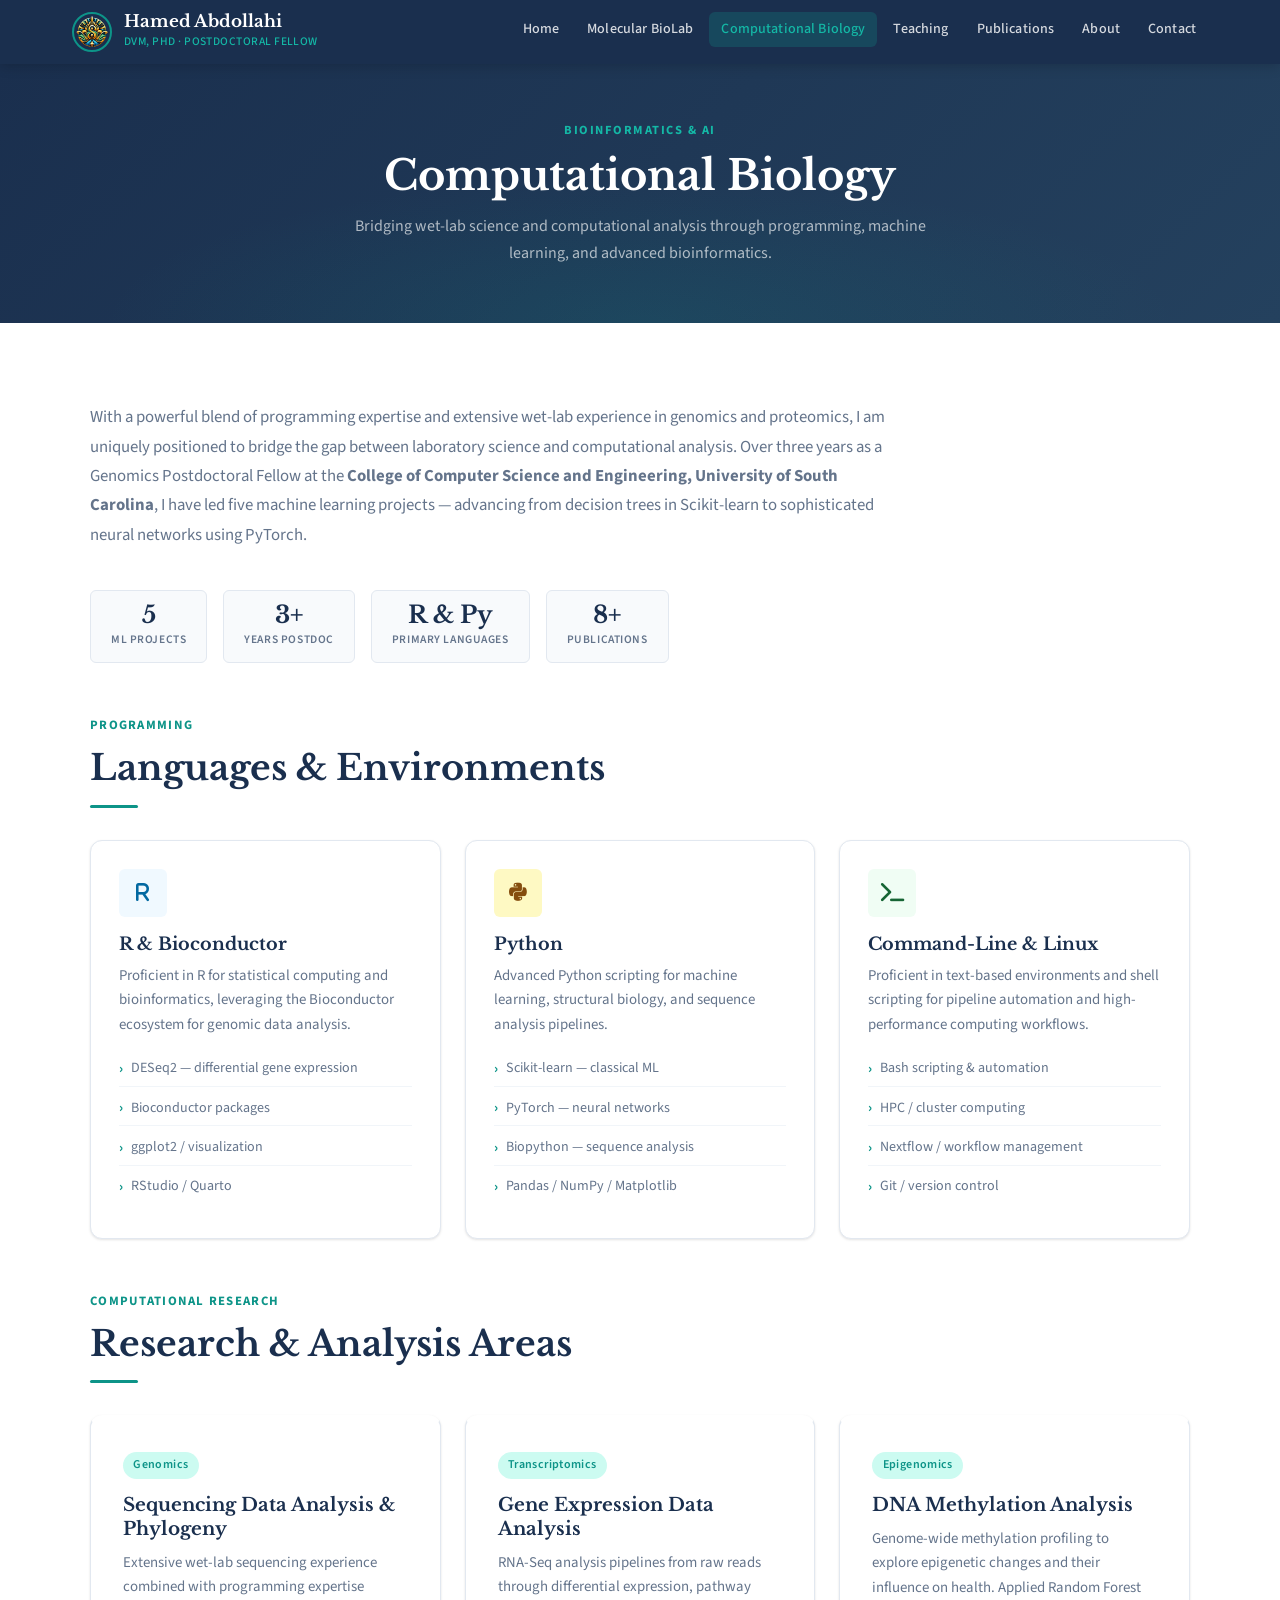
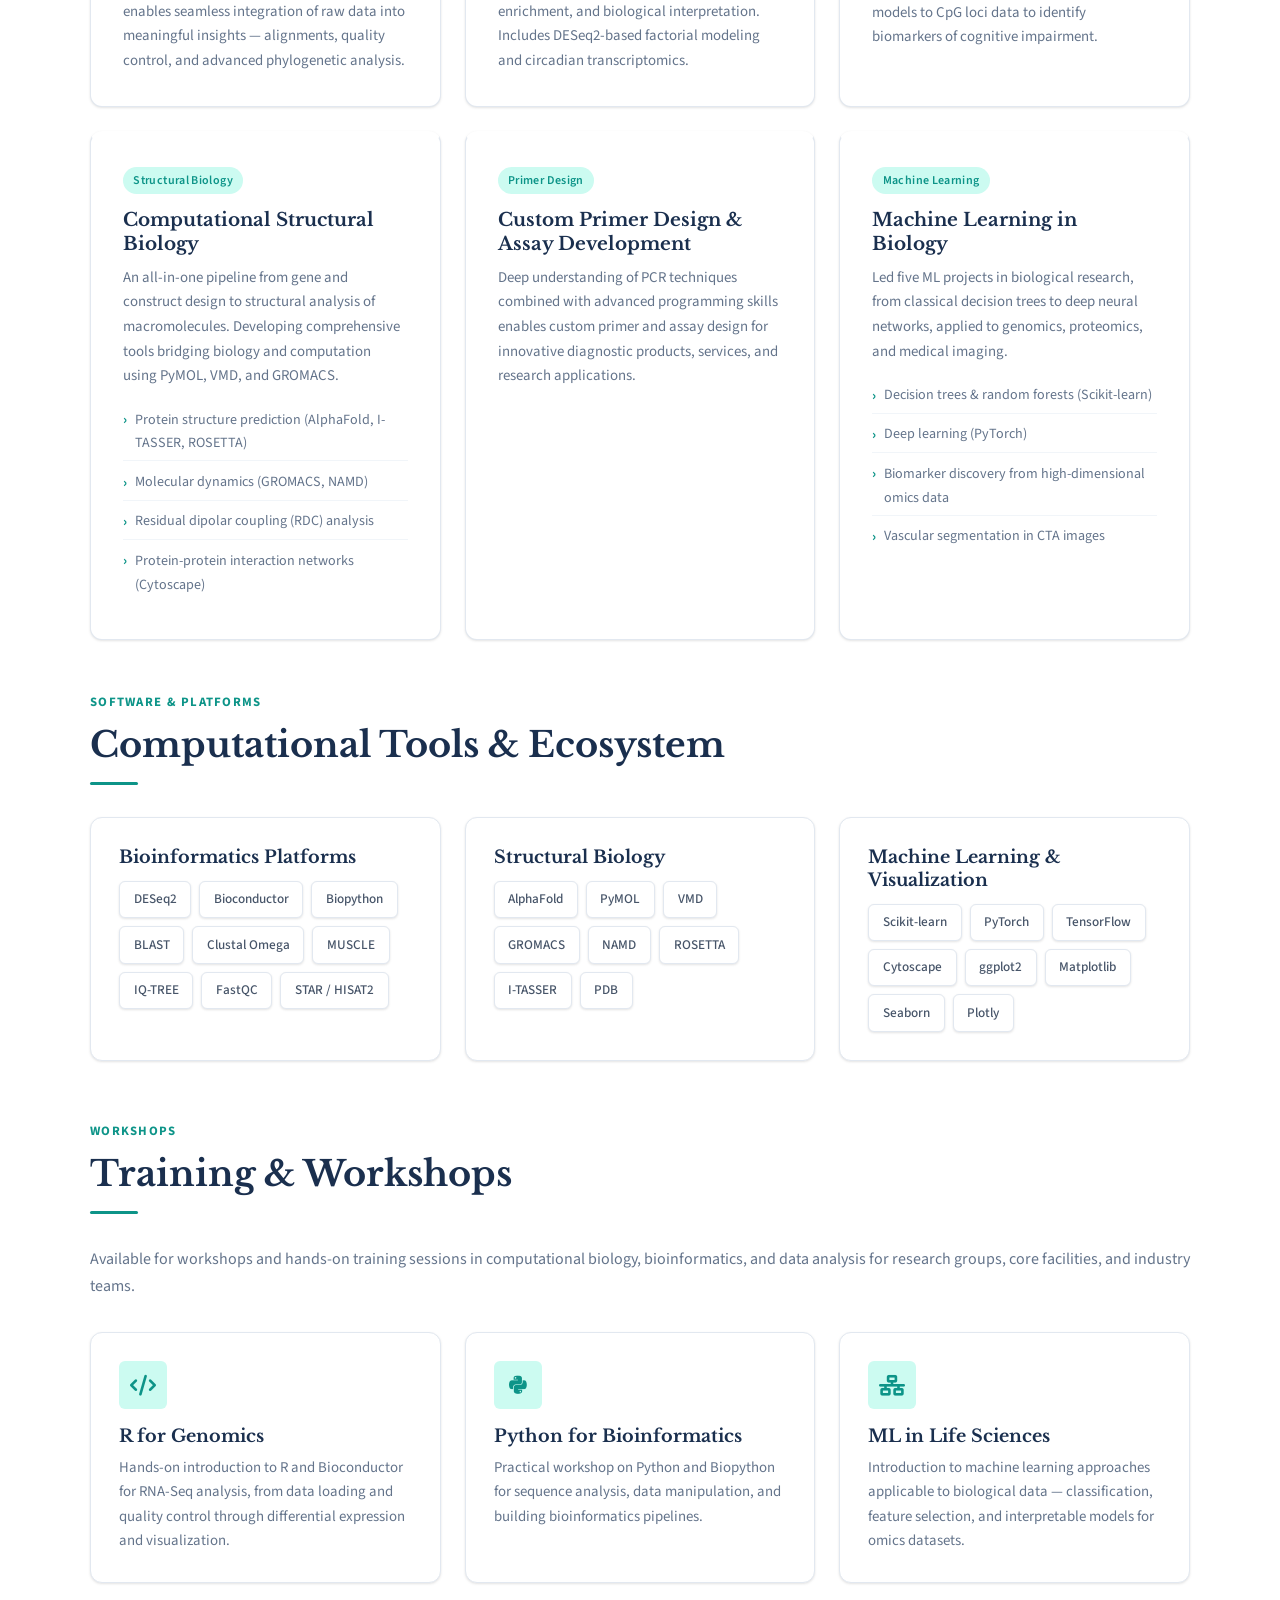
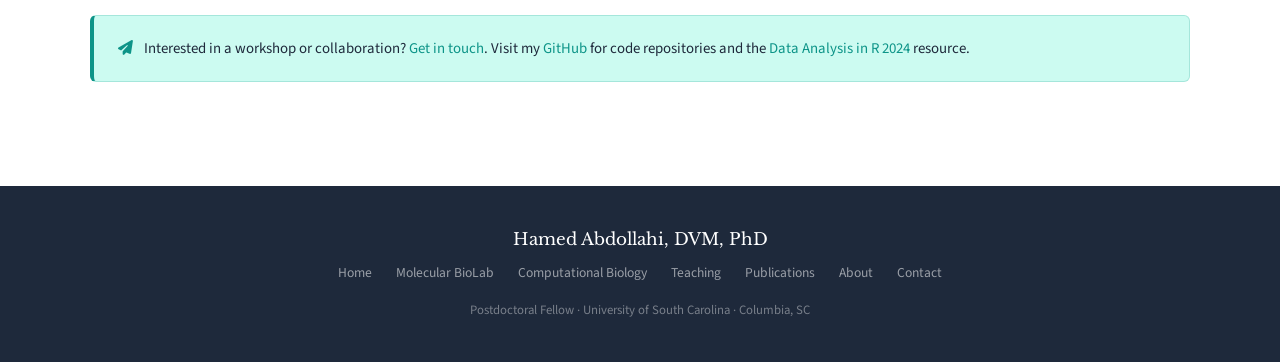
<file: computational.html>
<!DOCTYPE html>
<html lang="en">
<head>
  <meta charset="UTF-8" />
  <meta name="viewport" content="width=device-width, initial-scale=1.0" />
  <title>Computational Biology | Hamed Abdollahi</title>
  <link rel="stylesheet" href="styles.css" />
  <link rel="stylesheet" href="https://cdnjs.cloudflare.com/ajax/libs/font-awesome/6.5.0/css/all.min.css" />
</head>
<body>

<nav class="site-nav">
  <div class="nav-inner">
    <a href="index.html" class="nav-brand">
      <img src="images/logo.png" alt="Hamed Abdollahi" />
      <div>
        <div class="nav-brand-name">Hamed Abdollahi</div>
        <div class="nav-brand-title">DVM, PhD · Postdoctoral Fellow</div>
      </div>
    </a>
    <button class="nav-toggle" aria-label="Toggle menu" onclick="this.closest('nav').querySelector('.nav-links').classList.toggle('open')">
      <span></span><span></span><span></span>
    </button>
    <ul class="nav-links">
      <li><a href="index.html">Home</a></li>
      <li><a href="biolab.html">Molecular BioLab</a></li>
      <li><a href="computational.html" class="active">Computational Biology</a></li>
      <li><a href="teaching.html">Teaching</a></li>
      <li><a href="publications.html">Publications</a></li>
      <li><a href="about.html">About</a></li>
      <li><a href="contact.html">Contact</a></li>
    </ul>
  </div>
</nav>

<div class="page-banner">
  <p class="page-banner-label">Bioinformatics &amp; AI</p>
  <h1 class="page-banner-title">Computational Biology</h1>
  <p class="page-banner-sub">
    Bridging wet-lab science and computational analysis through programming, machine learning,
    and advanced bioinformatics.
  </p>
</div>

<section class="section">
  <div class="container">

    <!-- OVERVIEW -->
    <p style="font-size:1.05rem;color:var(--text-muted);max-width:800px;margin-bottom:2.5rem;line-height:1.75;">
      With a powerful blend of programming expertise and extensive wet-lab experience in genomics
      and proteomics, I am uniquely positioned to bridge the gap between laboratory science and
      computational analysis. Over three years as a Genomics Postdoctoral Fellow at the
      <strong>College of Computer Science and Engineering, University of South Carolina</strong>,
      I have led five machine learning projects — advancing from decision trees in Scikit-learn
      to sophisticated neural networks using PyTorch.
    </p>

    <div class="stat-chips" style="margin-bottom:3rem;">
      <div class="stat-chip">
        <span class="stat-chip-value">5</span>
        <span class="stat-chip-label">ML Projects</span>
      </div>
      <div class="stat-chip">
        <span class="stat-chip-value">3+</span>
        <span class="stat-chip-label">Years Postdoc</span>
      </div>
      <div class="stat-chip">
        <span class="stat-chip-value">R &amp; Py</span>
        <span class="stat-chip-label">Primary Languages</span>
      </div>
      <div class="stat-chip">
        <span class="stat-chip-value">8+</span>
        <span class="stat-chip-label">Publications</span>
      </div>
    </div>

    <!-- PROGRAMMING LANGUAGES & TOOLS -->
    <div class="section-header" style="text-align:left;margin-bottom:2rem;">
      <span class="section-label">Programming</span>
      <h2 class="section-title">Languages &amp; Environments</h2>
      <div class="divider" style="margin-left:0;"></div>
    </div>

    <div class="card-grid card-grid-3" style="margin-bottom:3rem;">

      <div class="card">
        <div class="card-icon" style="background:#f0f9ff;color:#0369a1;">
          <i class="fa-solid fa-r"></i>
        </div>
        <h4 class="card-title">R &amp; Bioconductor</h4>
        <p class="card-text">
          Proficient in R for statistical computing and bioinformatics, leveraging the
          Bioconductor ecosystem for genomic data analysis.
        </p>
        <ul class="card-list">
          <li>DESeq2 — differential gene expression</li>
          <li>Bioconductor packages</li>
          <li>ggplot2 / visualization</li>
          <li>RStudio / Quarto</li>
        </ul>
      </div>

      <div class="card">
        <div class="card-icon" style="background:#fef9c3;color:#854d0e;">
          <i class="fa-brands fa-python"></i>
        </div>
        <h4 class="card-title">Python</h4>
        <p class="card-text">
          Advanced Python scripting for machine learning, structural biology, and
          sequence analysis pipelines.
        </p>
        <ul class="card-list">
          <li>Scikit-learn — classical ML</li>
          <li>PyTorch — neural networks</li>
          <li>Biopython — sequence analysis</li>
          <li>Pandas / NumPy / Matplotlib</li>
        </ul>
      </div>

      <div class="card">
        <div class="card-icon" style="background:#f0fdf4;color:#166534;">
          <i class="fa-solid fa-terminal"></i>
        </div>
        <h4 class="card-title">Command-Line &amp; Linux</h4>
        <p class="card-text">
          Proficient in text-based environments and shell scripting for pipeline
          automation and high-performance computing workflows.
        </p>
        <ul class="card-list">
          <li>Bash scripting &amp; automation</li>
          <li>HPC / cluster computing</li>
          <li>Nextflow / workflow management</li>
          <li>Git / version control</li>
        </ul>
      </div>

    </div>

    <!-- RESEARCH AREAS -->
    <div class="section-header" style="text-align:left;margin-bottom:2rem;">
      <span class="section-label">Computational Research</span>
      <h2 class="section-title">Research &amp; Analysis Areas</h2>
      <div class="divider" style="margin-left:0;"></div>
    </div>

    <div class="card-grid card-grid-2" style="margin-bottom:3rem;">

      <div class="expertise-card">
        <div class="expertise-tag">Genomics</div>
        <h3>Sequencing Data Analysis &amp; Phylogeny</h3>
        <p class="card-text">
          Extensive wet-lab sequencing experience combined with programming expertise
          enables seamless integration of raw data into meaningful insights — alignments,
          quality control, and advanced phylogenetic analysis.
        </p>
      </div>

      <div class="expertise-card">
        <div class="expertise-tag">Transcriptomics</div>
        <h3>Gene Expression Data Analysis</h3>
        <p class="card-text">
          RNA-Seq analysis pipelines from raw reads through differential expression,
          pathway enrichment, and biological interpretation. Includes DESeq2-based
          factorial modeling and circadian transcriptomics.
        </p>
      </div>

      <div class="expertise-card">
        <div class="expertise-tag">Epigenomics</div>
        <h3>DNA Methylation Analysis</h3>
        <p class="card-text">
          Genome-wide methylation profiling to explore epigenetic changes and their
          influence on health. Applied Random Forest models to CpG loci data to
          identify biomarkers of cognitive impairment.
        </p>
      </div>

      <div class="expertise-card">
        <div class="expertise-tag">Structural Biology</div>
        <h3>Computational Structural Biology</h3>
        <p class="card-text">
          An all-in-one pipeline from gene and construct design to structural analysis
          of macromolecules. Developing comprehensive tools bridging biology and
          computation using PyMOL, VMD, and GROMACS.
        </p>
        <ul class="card-list">
          <li>Protein structure prediction (AlphaFold, I-TASSER, ROSETTA)</li>
          <li>Molecular dynamics (GROMACS, NAMD)</li>
          <li>Residual dipolar coupling (RDC) analysis</li>
          <li>Protein-protein interaction networks (Cytoscape)</li>
        </ul>
      </div>

      <div class="expertise-card">
        <div class="expertise-tag">Primer Design</div>
        <h3>Custom Primer Design &amp; Assay Development</h3>
        <p class="card-text">
          Deep understanding of PCR techniques combined with advanced programming skills
          enables custom primer and assay design for innovative diagnostic products,
          services, and research applications.
        </p>
      </div>

      <div class="expertise-card">
        <div class="expertise-tag">Machine Learning</div>
        <h3>Machine Learning in Biology</h3>
        <p class="card-text">
          Led five ML projects in biological research, from classical decision trees
          to deep neural networks, applied to genomics, proteomics, and medical imaging.
        </p>
        <ul class="card-list">
          <li>Decision trees &amp; random forests (Scikit-learn)</li>
          <li>Deep learning (PyTorch)</li>
          <li>Biomarker discovery from high-dimensional omics data</li>
          <li>Vascular segmentation in CTA images</li>
        </ul>
      </div>

    </div>

    <!-- TOOLS & ECOSYSTEM -->
    <div class="section-header" style="text-align:left;margin-bottom:2rem;">
      <span class="section-label">Software &amp; Platforms</span>
      <h2 class="section-title">Computational Tools &amp; Ecosystem</h2>
      <div class="divider" style="margin-left:0;"></div>
    </div>

    <div class="card-grid card-grid-3">
      <div class="card">
        <h4 class="card-title">Bioinformatics Platforms</h4>
        <div class="tool-grid" style="margin-top:.75rem;">
          <span class="tool-chip">DESeq2</span>
          <span class="tool-chip">Bioconductor</span>
          <span class="tool-chip">Biopython</span>
          <span class="tool-chip">BLAST</span>
          <span class="tool-chip">Clustal Omega</span>
          <span class="tool-chip">MUSCLE</span>
          <span class="tool-chip">IQ-TREE</span>
          <span class="tool-chip">FastQC</span>
          <span class="tool-chip">STAR / HISAT2</span>
        </div>
      </div>
      <div class="card">
        <h4 class="card-title">Structural Biology</h4>
        <div class="tool-grid" style="margin-top:.75rem;">
          <span class="tool-chip">AlphaFold</span>
          <span class="tool-chip">PyMOL</span>
          <span class="tool-chip">VMD</span>
          <span class="tool-chip">GROMACS</span>
          <span class="tool-chip">NAMD</span>
          <span class="tool-chip">ROSETTA</span>
          <span class="tool-chip">I-TASSER</span>
          <span class="tool-chip">PDB</span>
        </div>
      </div>
      <div class="card">
        <h4 class="card-title">Machine Learning &amp; Visualization</h4>
        <div class="tool-grid" style="margin-top:.75rem;">
          <span class="tool-chip">Scikit-learn</span>
          <span class="tool-chip">PyTorch</span>
          <span class="tool-chip">TensorFlow</span>
          <span class="tool-chip">Cytoscape</span>
          <span class="tool-chip">ggplot2</span>
          <span class="tool-chip">Matplotlib</span>
          <span class="tool-chip">Seaborn</span>
          <span class="tool-chip">Plotly</span>
        </div>
      </div>
    </div>

    <!-- WORKSHOP OFFERINGS -->
    <div class="section-header" style="text-align:left;margin-bottom:2rem;margin-top:3.5rem;">
      <span class="section-label">Workshops</span>
      <h2 class="section-title">Training &amp; Workshops</h2>
      <div class="divider" style="margin-left:0;"></div>
    </div>

    <p style="color:var(--text-muted);margin-bottom:2rem;">
      Available for workshops and hands-on training sessions in computational biology,
      bioinformatics, and data analysis for research groups, core facilities, and
      industry teams.
    </p>

    <div class="card-grid card-grid-3">
      <div class="card">
        <div class="card-icon"><i class="fa-solid fa-code"></i></div>
        <h4 class="card-title">R for Genomics</h4>
        <p class="card-text">
          Hands-on introduction to R and Bioconductor for RNA-Seq analysis, from data
          loading and quality control through differential expression and visualization.
        </p>
      </div>
      <div class="card">
        <div class="card-icon"><i class="fa-brands fa-python"></i></div>
        <h4 class="card-title">Python for Bioinformatics</h4>
        <p class="card-text">
          Practical workshop on Python and Biopython for sequence analysis, data
          manipulation, and building bioinformatics pipelines.
        </p>
      </div>
      <div class="card">
        <div class="card-icon"><i class="fa-solid fa-network-wired"></i></div>
        <h4 class="card-title">ML in Life Sciences</h4>
        <p class="card-text">
          Introduction to machine learning approaches applicable to biological data —
          classification, feature selection, and interpretable models for omics datasets.
        </p>
      </div>
    </div>

    <div class="callout" style="margin-top:2rem;">
      <p>
        <i class="fa-solid fa-paper-plane" style="color:var(--teal);margin-right:.5rem;"></i>
        Interested in a workshop or collaboration? <a href="contact.html">Get in touch</a>.
        Visit my
        <a href="https://github.com/HProVax" target="_blank">GitHub</a> for code repositories
        and the
        <a href="https://hprovax.github.io/DAiR2024.github.io/" target="_blank">Data Analysis in R 2024</a>
        resource.
      </p>
    </div>

  </div>
</section>

<footer class="site-footer">
  <div class="footer-inner">
    <p class="footer-name">Hamed Abdollahi, DVM, PhD</p>
    <div class="footer-links">
      <a href="index.html">Home</a>
      <a href="biolab.html">Molecular BioLab</a>
      <a href="computational.html">Computational Biology</a>
      <a href="teaching.html">Teaching</a>
      <a href="publications.html">Publications</a>
      <a href="about.html">About</a>
      <a href="contact.html">Contact</a>
    </div>
    <p class="footer-copy">Postdoctoral Fellow · University of South Carolina · Columbia, SC</p>
  </div>
</footer>

</body>
</html>
</file>
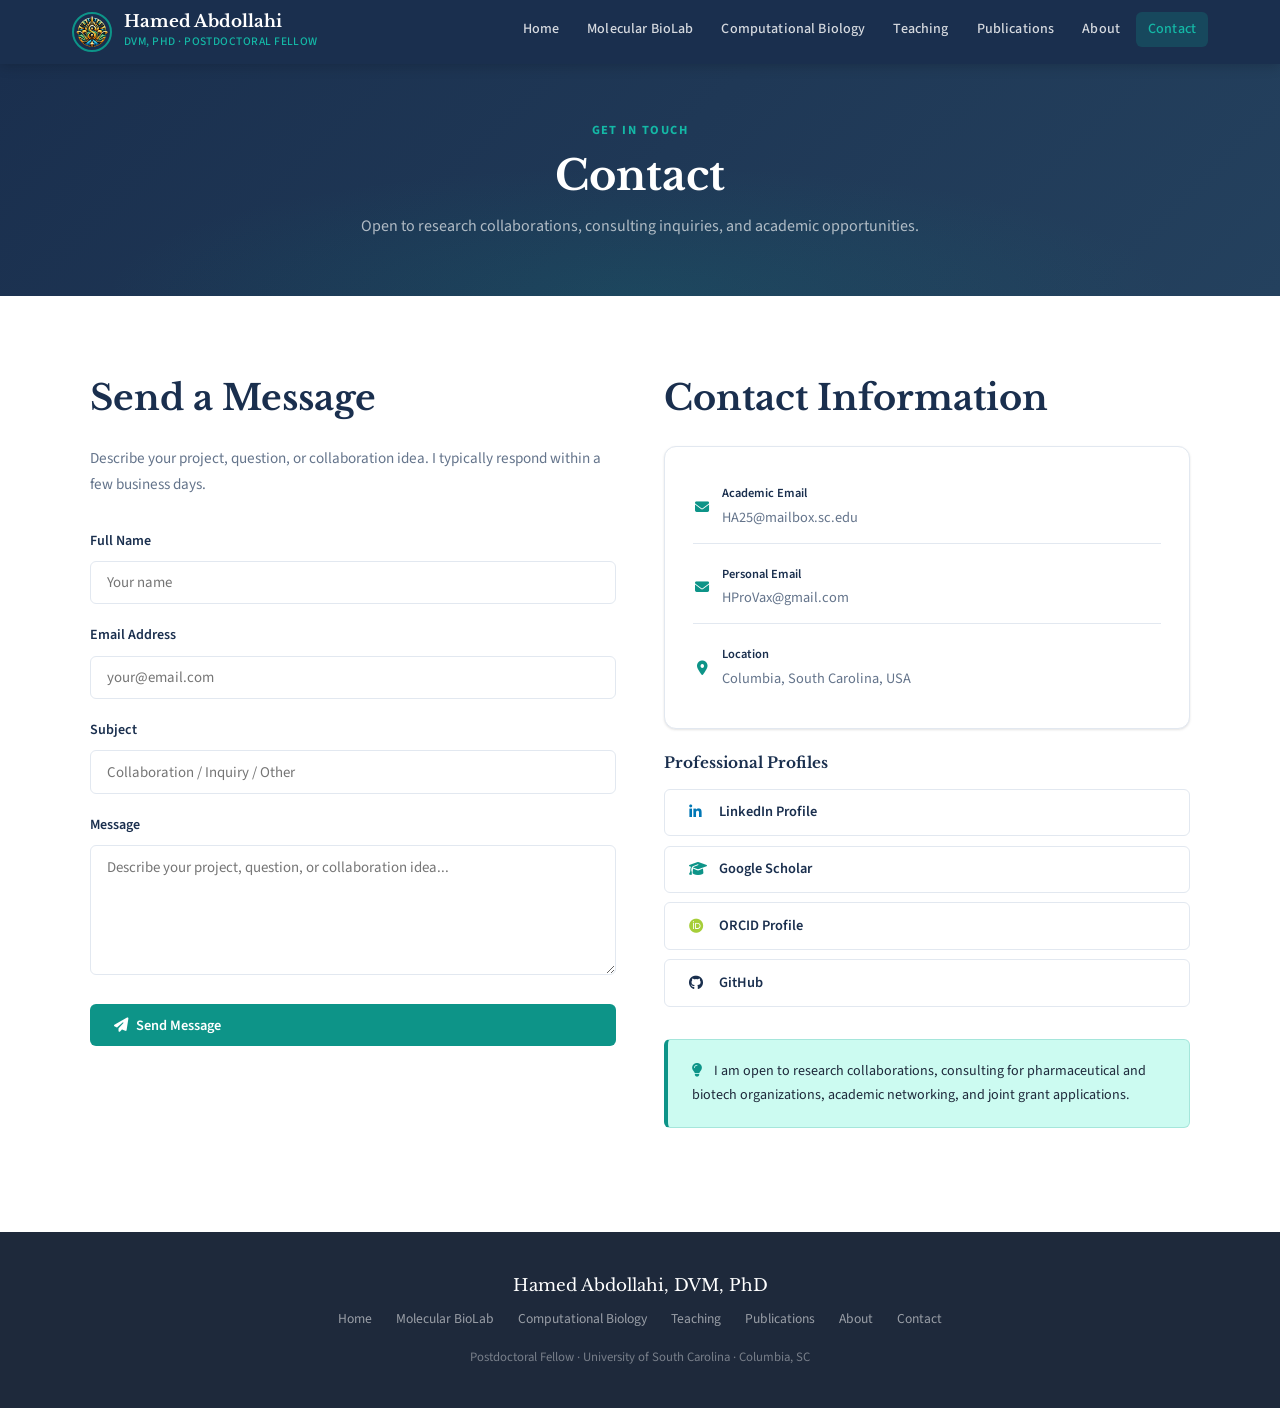
<file: contact.html>
<!DOCTYPE html>
<html lang="en">
<head>
  <meta charset="UTF-8" />
  <meta name="viewport" content="width=device-width, initial-scale=1.0" />
  <title>Contact | Hamed Abdollahi</title>
  <link rel="stylesheet" href="styles.css" />
  <link rel="stylesheet" href="https://cdnjs.cloudflare.com/ajax/libs/font-awesome/6.5.0/css/all.min.css" />
</head>
<body>

<nav class="site-nav">
  <div class="nav-inner">
    <a href="index.html" class="nav-brand">
      <img src="images/logo.png" alt="Hamed Abdollahi" />
      <div>
        <div class="nav-brand-name">Hamed Abdollahi</div>
        <div class="nav-brand-title">DVM, PhD · Postdoctoral Fellow</div>
      </div>
    </a>
    <button class="nav-toggle" aria-label="Toggle menu" onclick="this.closest('nav').querySelector('.nav-links').classList.toggle('open')">
      <span></span><span></span><span></span>
    </button>
    <ul class="nav-links">
      <li><a href="index.html">Home</a></li>
      <li><a href="biolab.html">Molecular BioLab</a></li>
      <li><a href="computational.html">Computational Biology</a></li>
      <li><a href="teaching.html">Teaching</a></li>
      <li><a href="publications.html">Publications</a></li>
      <li><a href="about.html">About</a></li>
      <li><a href="contact.html" class="active">Contact</a></li>
    </ul>
  </div>
</nav>

<div class="page-banner">
  <p class="page-banner-label">Get in Touch</p>
  <h1 class="page-banner-title">Contact</h1>
  <p class="page-banner-sub">
    Open to research collaborations, consulting inquiries, and academic opportunities.
  </p>
</div>

<section class="section">
  <div class="container">
    <div class="contact-grid">

      <!-- FORM -->
      <div>
        <h2 style="margin-bottom:1.5rem;">Send a Message</h2>
        <p style="color:var(--text-muted);margin-bottom:2rem;font-size:.95rem;">
          Describe your project, question, or collaboration idea. I typically respond
          within a few business days.
        </p>

        <div class="form-group">
          <label class="form-label" for="name">Full Name</label>
          <input type="text" id="name" class="form-control" placeholder="Your name" />
        </div>

        <div class="form-group">
          <label class="form-label" for="email">Email Address</label>
          <input type="email" id="email" class="form-control" placeholder="your@email.com" />
        </div>

        <div class="form-group">
          <label class="form-label" for="subject">Subject</label>
          <input type="text" id="subject" class="form-control" placeholder="Collaboration / Inquiry / Other" />
        </div>

        <div class="form-group">
          <label class="form-label" for="message">Message</label>
          <textarea id="message" class="form-control" rows="5"
            placeholder="Describe your project, question, or collaboration idea..."></textarea>
        </div>

        <button type="button" class="btn btn-primary" style="width:100%;"
          onclick="window.location.href='mailto:HA25@mailbox.sc.edu?subject='+document.getElementById('subject').value+'&body='+document.getElementById('message').value">
          <i class="fa-solid fa-paper-plane"></i> Send Message
        </button>
      </div>

      <!-- CONTACT INFO -->
      <div>
        <h2 style="margin-bottom:1.5rem;">Contact Information</h2>

        <div class="card" style="margin-bottom:1.5rem;">
          <div class="contact-item" style="border-bottom:1px solid var(--border);padding-bottom:.75rem;margin-bottom:.75rem;">
            <i class="fa-solid fa-envelope" style="color:var(--teal);width:18px;"></i>
            <div>
              <div style="font-size:.78rem;font-weight:600;color:var(--navy);margin-bottom:.1rem;">Academic Email</div>
              <a href="mailto:HA25@mailbox.sc.edu" style="font-size:.9rem;color:var(--text-muted);">HA25@mailbox.sc.edu</a>
            </div>
          </div>
          <div class="contact-item" style="border-bottom:1px solid var(--border);padding-bottom:.75rem;margin-bottom:.75rem;">
            <i class="fa-solid fa-envelope" style="color:var(--teal);width:18px;"></i>
            <div>
              <div style="font-size:.78rem;font-weight:600;color:var(--navy);margin-bottom:.1rem;">Personal Email</div>
              <a href="mailto:HProVax@gmail.com" style="font-size:.9rem;color:var(--text-muted);">HProVax@gmail.com</a>
            </div>
          </div>
          <div class="contact-item">
            <i class="fa-solid fa-location-dot" style="color:var(--teal);width:18px;"></i>
            <div>
              <div style="font-size:.78rem;font-weight:600;color:var(--navy);margin-bottom:.1rem;">Location</div>
              <a href="https://maps.app.goo.gl/yTz8M8XeHsyMa3xk6" target="_blank"
                 style="font-size:.9rem;color:var(--text-muted);">Columbia, South Carolina, USA</a>
            </div>
          </div>
        </div>

        <h4 style="margin-bottom:1rem;font-size:.95rem;">Professional Profiles</h4>
        <div style="display:flex;flex-direction:column;gap:.6rem;">
          <a href="https://www.linkedin.com/in/hamed-abdollahi-15117079" target="_blank"
             class="btn btn-outline" style="color:var(--navy);border-color:var(--border);justify-content:flex-start;gap:.75rem;">
            <i class="fa-brands fa-linkedin-in" style="color:#0077b5;width:18px;"></i>
            LinkedIn Profile
          </a>
          <a href="https://scholar.google.com/citations?user=lXf0_H0AAAAJ&hl=en" target="_blank"
             class="btn btn-outline" style="color:var(--navy);border-color:var(--border);justify-content:flex-start;gap:.75rem;">
            <i class="fa-solid fa-graduation-cap" style="color:var(--teal);width:18px;"></i>
            Google Scholar
          </a>
          <a href="https://orcid.org/0000-0002-2202-2193" target="_blank"
             class="btn btn-outline" style="color:var(--navy);border-color:var(--border);justify-content:flex-start;gap:.75rem;">
            <i class="fa-brands fa-orcid" style="color:#a6ce39;width:18px;"></i>
            ORCID Profile
          </a>
          <a href="https://github.com/HProVax" target="_blank"
             class="btn btn-outline" style="color:var(--navy);border-color:var(--border);justify-content:flex-start;gap:.75rem;">
            <i class="fa-brands fa-github" style="color:var(--navy);width:18px;"></i>
            GitHub
          </a>
        </div>

        <div class="callout" style="margin-top:2rem;">
          <p style="font-size:.88rem;">
            <i class="fa-solid fa-lightbulb" style="color:var(--teal);margin-right:.5rem;"></i>
            I am open to research collaborations, consulting for pharmaceutical and biotech
            organizations, academic networking, and joint grant applications.
          </p>
        </div>
      </div>

    </div>
  </div>
</section>

<footer class="site-footer">
  <div class="footer-inner">
    <p class="footer-name">Hamed Abdollahi, DVM, PhD</p>
    <div class="footer-links">
      <a href="index.html">Home</a>
      <a href="biolab.html">Molecular BioLab</a>
      <a href="computational.html">Computational Biology</a>
      <a href="teaching.html">Teaching</a>
      <a href="publications.html">Publications</a>
      <a href="about.html">About</a>
      <a href="contact.html">Contact</a>
    </div>
    <p class="footer-copy">Postdoctoral Fellow · University of South Carolina · Columbia, SC</p>
  </div>
</footer>

</body>
</html>
</file>
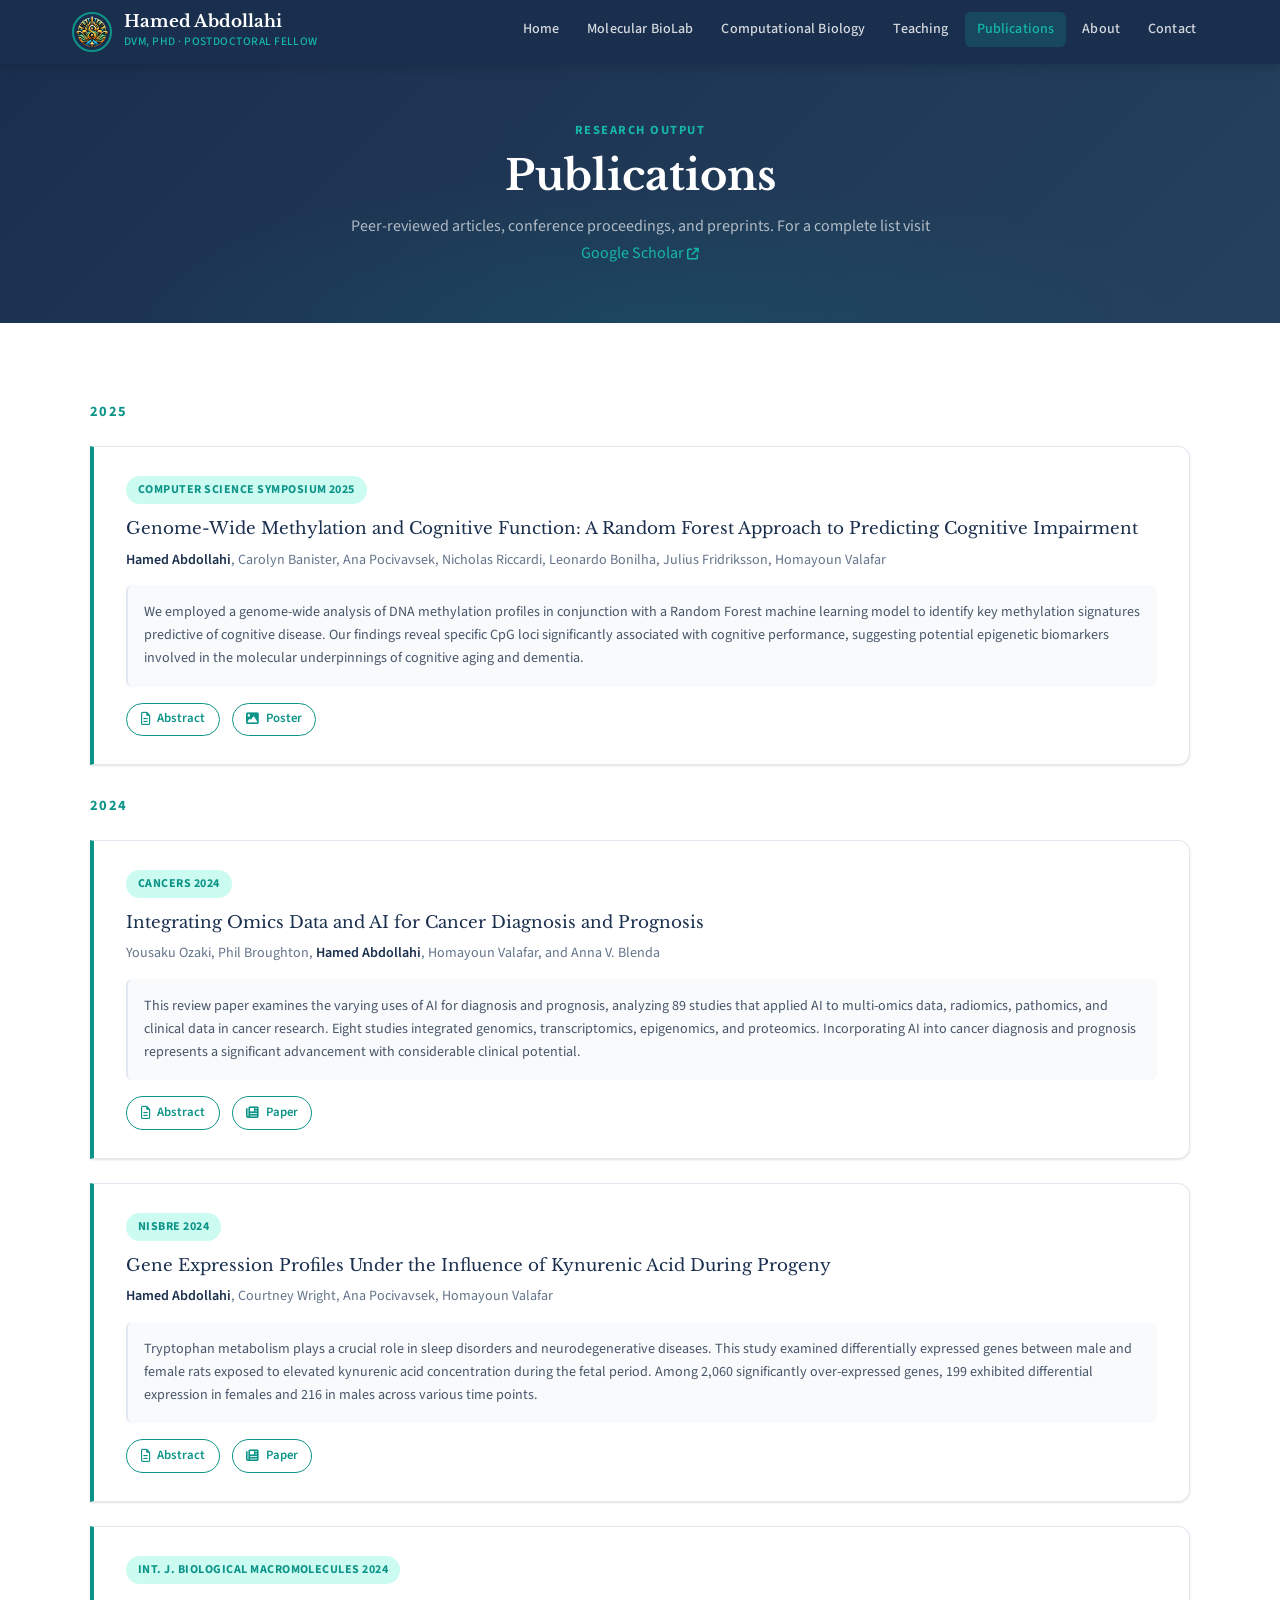
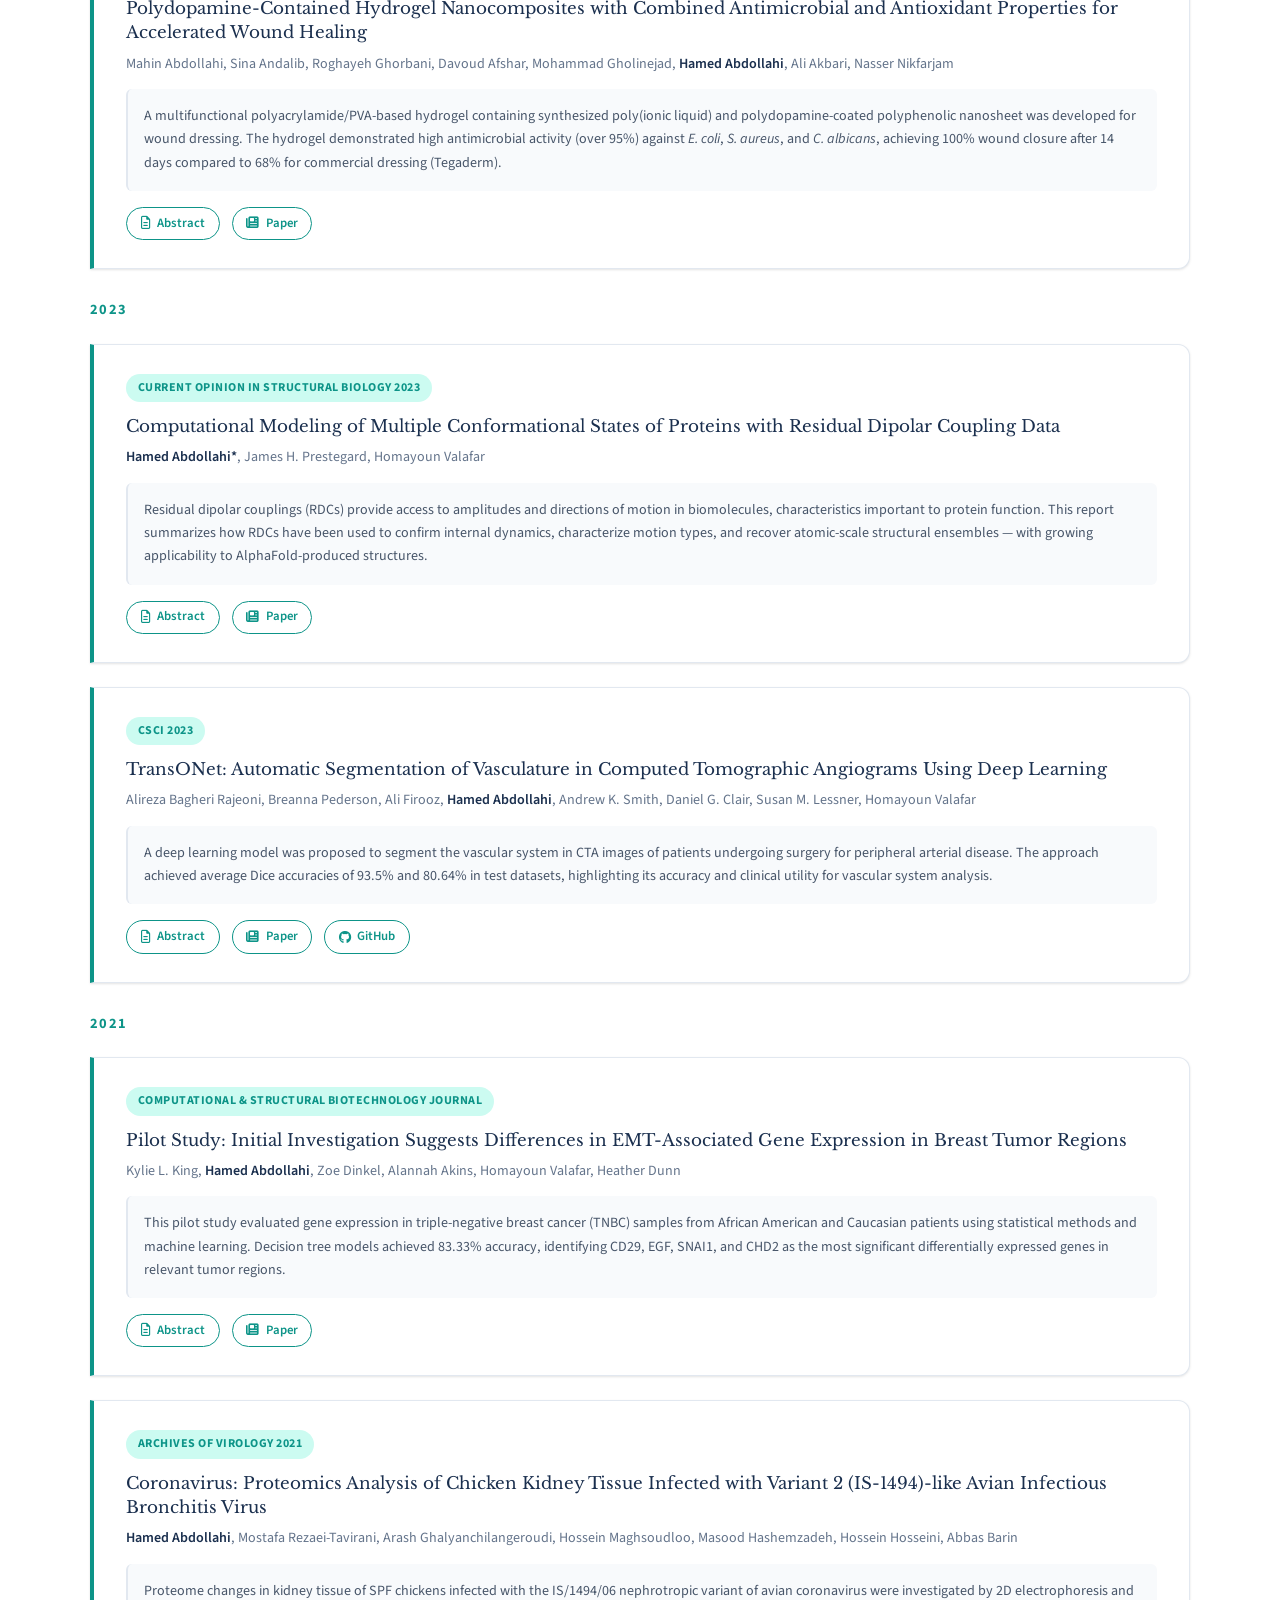
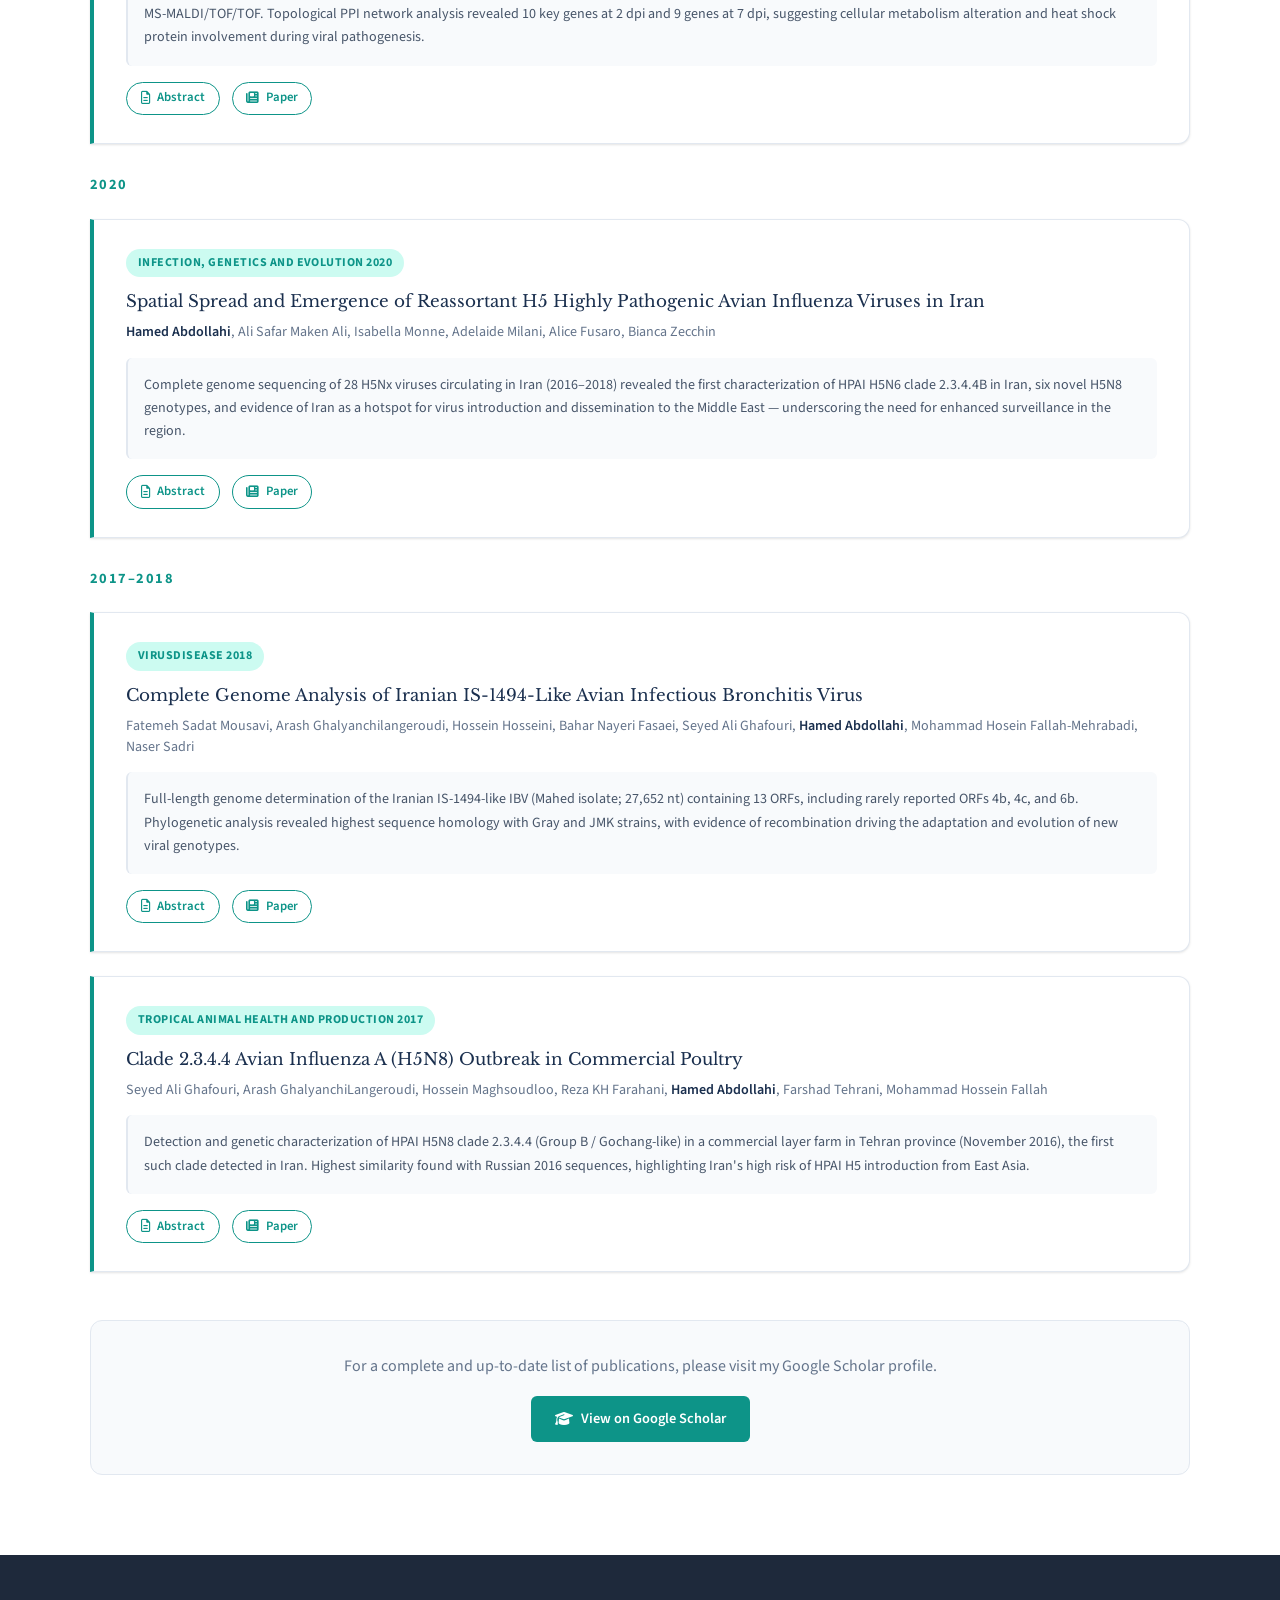
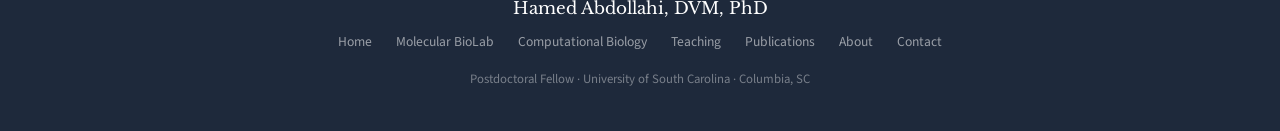
<file: publications.html>
<!DOCTYPE html>
<html lang="en">
<head>
  <meta charset="UTF-8" />
  <meta name="viewport" content="width=device-width, initial-scale=1.0" />
  <title>Publications | Hamed Abdollahi</title>
  <link rel="stylesheet" href="styles.css" />
  <link rel="stylesheet" href="https://cdnjs.cloudflare.com/ajax/libs/font-awesome/6.5.0/css/all.min.css" />
</head>
<body>

<nav class="site-nav">
  <div class="nav-inner">
    <a href="index.html" class="nav-brand">
      <img src="images/logo.png" alt="Hamed Abdollahi" />
      <div>
        <div class="nav-brand-name">Hamed Abdollahi</div>
        <div class="nav-brand-title">DVM, PhD · Postdoctoral Fellow</div>
      </div>
    </a>
    <button class="nav-toggle" aria-label="Toggle menu" onclick="this.closest('nav').querySelector('.nav-links').classList.toggle('open')">
      <span></span><span></span><span></span>
    </button>
    <ul class="nav-links">
      <li><a href="index.html">Home</a></li>
      <li><a href="biolab.html">Molecular BioLab</a></li>
      <li><a href="computational.html">Computational Biology</a></li>
      <li><a href="teaching.html">Teaching</a></li>
      <li><a href="publications.html" class="active">Publications</a></li>
      <li><a href="about.html">About</a></li>
      <li><a href="contact.html">Contact</a></li>
    </ul>
  </div>
</nav>

<div class="page-banner">
  <p class="page-banner-label">Research Output</p>
  <h1 class="page-banner-title">Publications</h1>
  <p class="page-banner-sub">
    Peer-reviewed articles, conference proceedings, and preprints.
    For a complete list visit
    <a href="https://scholar.google.com/citations?user=lXf0_H0AAAAJ&hl=en" target="_blank"
       style="color:var(--teal-light);">Google Scholar <i class="fa-solid fa-arrow-up-right-from-square" style="font-size:.75em;"></i></a>
  </p>
</div>

<section class="section">
  <div class="container">

    <!-- ── 2025 ── -->
    <h3 style="color:var(--teal);font-family:var(--font-sans);font-size:.9rem;font-weight:700;
               letter-spacing:.1em;text-transform:uppercase;margin-bottom:1.5rem;">2025</h3>

    <div class="pub-card">
      <span class="pub-venue">Computer Science Symposium 2025</span>
      <p class="pub-title">
        Genome-Wide Methylation and Cognitive Function: A Random Forest Approach
        to Predicting Cognitive Impairment
      </p>
      <p class="pub-authors">
        <strong>Hamed Abdollahi</strong>, Carolyn Banister, Ana Pocivavsek, Nicholas Riccardi,
        Leonardo Bonilha, Julius Fridriksson, Homayoun Valafar
      </p>
      <div class="pub-abstract">
        We employed a genome-wide analysis of DNA methylation profiles in conjunction with a
        Random Forest machine learning model to identify key methylation signatures predictive of
        cognitive disease. Our findings reveal specific CpG loci significantly associated with
        cognitive performance, suggesting potential epigenetic biomarkers involved in the molecular
        underpinnings of cognitive aging and dementia.
      </div>
      <div class="pub-links">
        <a href="#" class="pub-link"><i class="fa-regular fa-file-lines"></i> Abstract</a>
        <a href="#" class="pub-link"><i class="fa-solid fa-image"></i> Poster</a>
      </div>
    </div>

    <!-- ── 2024 ── -->
    <h3 style="color:var(--teal);font-family:var(--font-sans);font-size:.9rem;font-weight:700;
               letter-spacing:.1em;text-transform:uppercase;margin:2rem 0 1.5rem;">2024</h3>

    <div class="pub-card">
      <span class="pub-venue">Cancers 2024</span>
      <p class="pub-title">
        Integrating Omics Data and AI for Cancer Diagnosis and Prognosis
      </p>
      <p class="pub-authors">
        Yousaku Ozaki, Phil Broughton, <strong>Hamed Abdollahi</strong>, Homayoun Valafar,
        and Anna V. Blenda
      </p>
      <div class="pub-abstract">
        This review paper examines the varying uses of AI for diagnosis and prognosis, analyzing
        89 studies that applied AI to multi-omics data, radiomics, pathomics, and clinical data
        in cancer research. Eight studies integrated genomics, transcriptomics, epigenomics,
        and proteomics. Incorporating AI into cancer diagnosis and prognosis represents a
        significant advancement with considerable clinical potential.
      </div>
      <div class="pub-links">
        <a href="#" class="pub-link"><i class="fa-regular fa-file-lines"></i> Abstract</a>
        <a href="#" class="pub-link"><i class="fa-solid fa-newspaper"></i> Paper</a>
      </div>
    </div>

    <div class="pub-card">
      <span class="pub-venue">NISBRE 2024</span>
      <p class="pub-title">
        Gene Expression Profiles Under the Influence of Kynurenic Acid During Progeny
      </p>
      <p class="pub-authors">
        <strong>Hamed Abdollahi</strong>, Courtney Wright, Ana Pocivavsek, Homayoun Valafar
      </p>
      <div class="pub-abstract">
        Tryptophan metabolism plays a crucial role in sleep disorders and neurodegenerative diseases.
        This study examined differentially expressed genes between male and female rats exposed to
        elevated kynurenic acid concentration during the fetal period. Among 2,060 significantly
        over-expressed genes, 199 exhibited differential expression in females and 216 in males
        across various time points.
      </div>
      <div class="pub-links">
        <a href="#" class="pub-link"><i class="fa-regular fa-file-lines"></i> Abstract</a>
        <a href="#" class="pub-link"><i class="fa-solid fa-newspaper"></i> Paper</a>
      </div>
    </div>

    <div class="pub-card">
      <span class="pub-venue">Int. J. Biological Macromolecules 2024</span>
      <p class="pub-title">
        Polydopamine-Contained Hydrogel Nanocomposites with Combined Antimicrobial and
        Antioxidant Properties for Accelerated Wound Healing
      </p>
      <p class="pub-authors">
        Mahin Abdollahi, Sina Andalib, Roghayeh Ghorbani, Davoud Afshar, Mohammad Gholinejad,
        <strong>Hamed Abdollahi</strong>, Ali Akbari, Nasser Nikfarjam
      </p>
      <div class="pub-abstract">
        A multifunctional polyacrylamide/PVA-based hydrogel containing synthesized
        poly(ionic liquid) and polydopamine-coated polyphenolic nanosheet was developed for wound
        dressing. The hydrogel demonstrated high antimicrobial activity (over 95%) against
        <em>E. coli</em>, <em>S. aureus</em>, and <em>C. albicans</em>, achieving 100% wound
        closure after 14 days compared to 68% for commercial dressing (Tegaderm).
      </div>
      <div class="pub-links">
        <a href="#" class="pub-link"><i class="fa-regular fa-file-lines"></i> Abstract</a>
        <a href="#" class="pub-link"><i class="fa-solid fa-newspaper"></i> Paper</a>
      </div>
    </div>

    <!-- ── 2023 ── -->
    <h3 style="color:var(--teal);font-family:var(--font-sans);font-size:.9rem;font-weight:700;
               letter-spacing:.1em;text-transform:uppercase;margin:2rem 0 1.5rem;">2023</h3>

    <div class="pub-card">
      <span class="pub-venue">Current Opinion in Structural Biology 2023</span>
      <p class="pub-title">
        Computational Modeling of Multiple Conformational States of Proteins
        with Residual Dipolar Coupling Data
      </p>
      <p class="pub-authors">
        <strong>Hamed Abdollahi*</strong>, James H. Prestegard, Homayoun Valafar
      </p>
      <div class="pub-abstract">
        Residual dipolar couplings (RDCs) provide access to amplitudes and directions of motion
        in biomolecules, characteristics important to protein function. This report summarizes
        how RDCs have been used to confirm internal dynamics, characterize motion types, and
        recover atomic-scale structural ensembles — with growing applicability to
        AlphaFold-produced structures.
      </div>
      <div class="pub-links">
        <a href="#" class="pub-link"><i class="fa-regular fa-file-lines"></i> Abstract</a>
        <a href="#" class="pub-link"><i class="fa-solid fa-newspaper"></i> Paper</a>
      </div>
    </div>

    <div class="pub-card">
      <span class="pub-venue">CSCI 2023</span>
      <p class="pub-title">
        TransONet: Automatic Segmentation of Vasculature in Computed Tomographic
        Angiograms Using Deep Learning
      </p>
      <p class="pub-authors">
        Alireza Bagheri Rajeoni, Breanna Pederson, Ali Firooz, <strong>Hamed Abdollahi</strong>,
        Andrew K. Smith, Daniel G. Clair, Susan M. Lessner, Homayoun Valafar
      </p>
      <div class="pub-abstract">
        A deep learning model was proposed to segment the vascular system in CTA images of patients
        undergoing surgery for peripheral arterial disease. The approach achieved average Dice
        accuracies of 93.5% and 80.64% in test datasets, highlighting its accuracy and clinical
        utility for vascular system analysis.
      </div>
      <div class="pub-links">
        <a href="#" class="pub-link"><i class="fa-regular fa-file-lines"></i> Abstract</a>
        <a href="#" class="pub-link"><i class="fa-solid fa-newspaper"></i> Paper</a>
        <a href="https://github.com/pip-alireza/TransOnet" target="_blank" class="pub-link">
          <i class="fa-brands fa-github"></i> GitHub
        </a>
      </div>
    </div>

    <!-- ── 2021 ── -->
    <h3 style="color:var(--teal);font-family:var(--font-sans);font-size:.9rem;font-weight:700;
               letter-spacing:.1em;text-transform:uppercase;margin:2rem 0 1.5rem;">2021</h3>

    <div class="pub-card">
      <span class="pub-venue">Computational &amp; Structural Biotechnology Journal</span>
      <p class="pub-title">
        Pilot Study: Initial Investigation Suggests Differences in EMT-Associated
        Gene Expression in Breast Tumor Regions
      </p>
      <p class="pub-authors">
        Kylie L. King, <strong>Hamed Abdollahi</strong>, Zoe Dinkel, Alannah Akins,
        Homayoun Valafar, Heather Dunn
      </p>
      <div class="pub-abstract">
        This pilot study evaluated gene expression in triple-negative breast cancer (TNBC) samples
        from African American and Caucasian patients using statistical methods and machine learning.
        Decision tree models achieved 83.33% accuracy, identifying CD29, EGF, SNAI1, and CHD2 as
        the most significant differentially expressed genes in relevant tumor regions.
      </div>
      <div class="pub-links">
        <a href="#" class="pub-link"><i class="fa-regular fa-file-lines"></i> Abstract</a>
        <a href="#" class="pub-link"><i class="fa-solid fa-newspaper"></i> Paper</a>
      </div>
    </div>

    <div class="pub-card">
      <span class="pub-venue">Archives of Virology 2021</span>
      <p class="pub-title">
        Coronavirus: Proteomics Analysis of Chicken Kidney Tissue Infected with
        Variant 2 (IS-1494)-like Avian Infectious Bronchitis Virus
      </p>
      <p class="pub-authors">
        <strong>Hamed Abdollahi</strong>, Mostafa Rezaei-Tavirani, Arash Ghalyanchilangeroudi,
        Hossein Maghsoudloo, Masood Hashemzadeh, Hossein Hosseini, Abbas Barin
      </p>
      <div class="pub-abstract">
        Proteome changes in kidney tissue of SPF chickens infected with the IS/1494/06 nephrotropic
        variant of avian coronavirus were investigated by 2D electrophoresis and MS-MALDI/TOF/TOF.
        Topological PPI network analysis revealed 10 key genes at 2 dpi and 9 genes at 7 dpi,
        suggesting cellular metabolism alteration and heat shock protein involvement during viral
        pathogenesis.
      </div>
      <div class="pub-links">
        <a href="#" class="pub-link"><i class="fa-regular fa-file-lines"></i> Abstract</a>
        <a href="#" class="pub-link"><i class="fa-solid fa-newspaper"></i> Paper</a>
      </div>
    </div>

    <!-- ── 2020 ── -->
    <h3 style="color:var(--teal);font-family:var(--font-sans);font-size:.9rem;font-weight:700;
               letter-spacing:.1em;text-transform:uppercase;margin:2rem 0 1.5rem;">2020</h3>

    <div class="pub-card">
      <span class="pub-venue">Infection, Genetics and Evolution 2020</span>
      <p class="pub-title">
        Spatial Spread and Emergence of Reassortant H5 Highly Pathogenic Avian
        Influenza Viruses in Iran
      </p>
      <p class="pub-authors">
        <strong>Hamed Abdollahi</strong>, Ali Safar Maken Ali, Isabella Monne,
        Adelaide Milani, Alice Fusaro, Bianca Zecchin
      </p>
      <div class="pub-abstract">
        Complete genome sequencing of 28 H5Nx viruses circulating in Iran (2016–2018) revealed
        the first characterization of HPAI H5N6 clade 2.3.4.4B in Iran, six novel H5N8 genotypes,
        and evidence of Iran as a hotspot for virus introduction and dissemination to the
        Middle East — underscoring the need for enhanced surveillance in the region.
      </div>
      <div class="pub-links">
        <a href="#" class="pub-link"><i class="fa-regular fa-file-lines"></i> Abstract</a>
        <a href="#" class="pub-link"><i class="fa-solid fa-newspaper"></i> Paper</a>
      </div>
    </div>

    <!-- ── Earlier ── -->
    <h3 style="color:var(--teal);font-family:var(--font-sans);font-size:.9rem;font-weight:700;
               letter-spacing:.1em;text-transform:uppercase;margin:2rem 0 1.5rem;">2017–2018</h3>

    <div class="pub-card">
      <span class="pub-venue">VirusDisease 2018</span>
      <p class="pub-title">
        Complete Genome Analysis of Iranian IS-1494-Like Avian Infectious Bronchitis Virus
      </p>
      <p class="pub-authors">
        Fatemeh Sadat Mousavi, Arash Ghalyanchilangeroudi, Hossein Hosseini, Bahar Nayeri Fasaei,
        Seyed Ali Ghafouri, <strong>Hamed Abdollahi</strong>, Mohammad Hosein Fallah-Mehrabadi,
        Naser Sadri
      </p>
      <div class="pub-abstract">
        Full-length genome determination of the Iranian IS-1494-like IBV (Mahed isolate; 27,652 nt)
        containing 13 ORFs, including rarely reported ORFs 4b, 4c, and 6b. Phylogenetic analysis
        revealed highest sequence homology with Gray and JMK strains, with evidence of
        recombination driving the adaptation and evolution of new viral genotypes.
      </div>
      <div class="pub-links">
        <a href="#" class="pub-link"><i class="fa-regular fa-file-lines"></i> Abstract</a>
        <a href="#" class="pub-link"><i class="fa-solid fa-newspaper"></i> Paper</a>
      </div>
    </div>

    <div class="pub-card">
      <span class="pub-venue">Tropical Animal Health and Production 2017</span>
      <p class="pub-title">
        Clade 2.3.4.4 Avian Influenza A (H5N8) Outbreak in Commercial Poultry
      </p>
      <p class="pub-authors">
        Seyed Ali Ghafouri, Arash GhalyanchiLangeroudi, Hossein Maghsoudloo,
        Reza KH Farahani, <strong>Hamed Abdollahi</strong>, Farshad Tehrani,
        Mohammad Hossein Fallah
      </p>
      <div class="pub-abstract">
        Detection and genetic characterization of HPAI H5N8 clade 2.3.4.4 (Group B / Gochang-like)
        in a commercial layer farm in Tehran province (November 2016), the first such clade detected
        in Iran. Highest similarity found with Russian 2016 sequences, highlighting Iran's high risk
        of HPAI H5 introduction from East Asia.
      </div>
      <div class="pub-links">
        <a href="#" class="pub-link"><i class="fa-regular fa-file-lines"></i> Abstract</a>
        <a href="#" class="pub-link"><i class="fa-solid fa-newspaper"></i> Paper</a>
      </div>
    </div>

    <!-- Scholar CTA -->
    <div style="text-align:center;margin-top:3rem;padding:2rem;background:var(--off-white);
                border-radius:var(--radius-md);border:1px solid var(--border);">
      <p style="color:var(--text-muted);margin-bottom:1rem;">
        For a complete and up-to-date list of publications, please visit my Google Scholar profile.
      </p>
      <a href="https://scholar.google.com/citations?user=lXf0_H0AAAAJ&hl=en"
         target="_blank" class="btn btn-primary">
        <i class="fa-solid fa-graduation-cap"></i> View on Google Scholar
      </a>
    </div>

  </div>
</section>

<footer class="site-footer">
  <div class="footer-inner">
    <p class="footer-name">Hamed Abdollahi, DVM, PhD</p>
    <div class="footer-links">
      <a href="index.html">Home</a>
      <a href="biolab.html">Molecular BioLab</a>
      <a href="computational.html">Computational Biology</a>
      <a href="teaching.html">Teaching</a>
      <a href="publications.html">Publications</a>
      <a href="about.html">About</a>
      <a href="contact.html">Contact</a>
    </div>
    <p class="footer-copy">Postdoctoral Fellow · University of South Carolina · Columbia, SC</p>
  </div>
</footer>

</body>
</html>
</file>
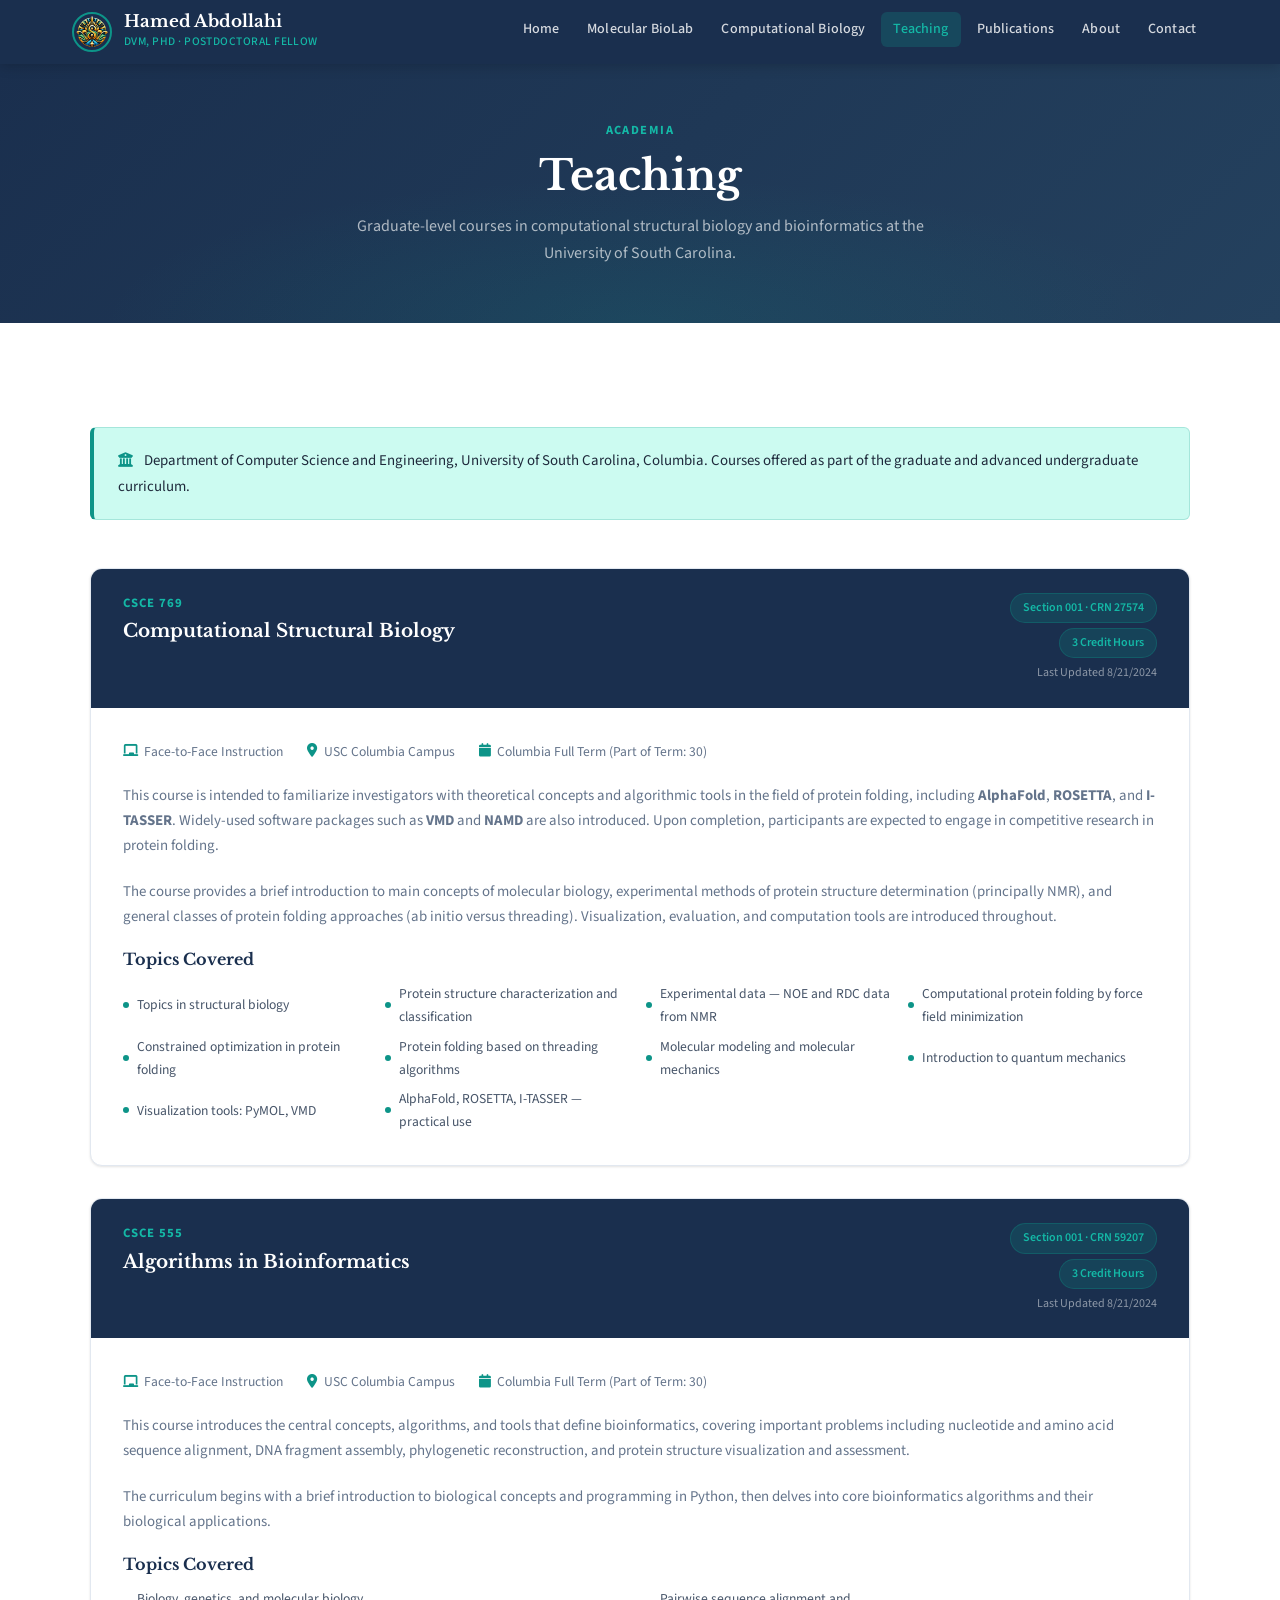
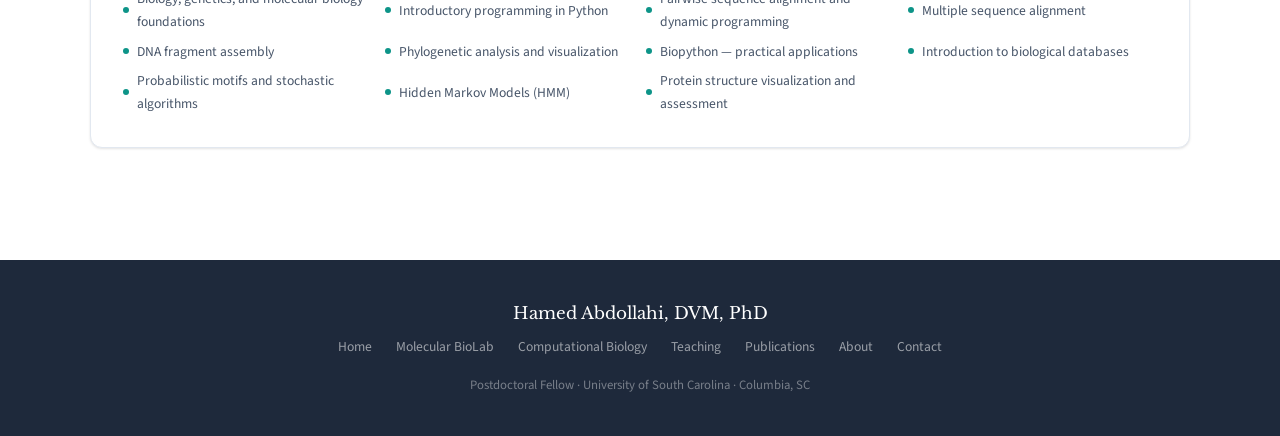
<file: teaching.html>
<!DOCTYPE html>
<html lang="en">
<head>
  <meta charset="UTF-8" />
  <meta name="viewport" content="width=device-width, initial-scale=1.0" />
  <title>Teaching | Hamed Abdollahi</title>
  <link rel="stylesheet" href="styles.css" />
  <link rel="stylesheet" href="https://cdnjs.cloudflare.com/ajax/libs/font-awesome/6.5.0/css/all.min.css" />
</head>
<body>

<nav class="site-nav">
  <div class="nav-inner">
    <a href="index.html" class="nav-brand">
      <img src="images/logo.png" alt="Hamed Abdollahi" />
      <div>
        <div class="nav-brand-name">Hamed Abdollahi</div>
        <div class="nav-brand-title">DVM, PhD · Postdoctoral Fellow</div>
      </div>
    </a>
    <button class="nav-toggle" aria-label="Toggle menu" onclick="this.closest('nav').querySelector('.nav-links').classList.toggle('open')">
      <span></span><span></span><span></span>
    </button>
    <ul class="nav-links">
      <li><a href="index.html">Home</a></li>
      <li><a href="biolab.html">Molecular BioLab</a></li>
      <li><a href="computational.html">Computational Biology</a></li>
      <li><a href="teaching.html" class="active">Teaching</a></li>
      <li><a href="publications.html">Publications</a></li>
      <li><a href="about.html">About</a></li>
      <li><a href="contact.html">Contact</a></li>
    </ul>
  </div>
</nav>

<div class="page-banner">
  <p class="page-banner-label">Academia</p>
  <h1 class="page-banner-title">Teaching</h1>
  <p class="page-banner-sub">
    Graduate-level courses in computational structural biology and bioinformatics at the
    University of South Carolina.
  </p>
</div>

<section class="section">
  <div class="container">

    <div class="callout" style="margin-bottom:3rem;">
      <p>
        <i class="fa-solid fa-university" style="color:var(--teal);margin-right:.5rem;"></i>
        Department of Computer Science and Engineering, University of South Carolina, Columbia.
        Courses offered as part of the graduate and advanced undergraduate curriculum.
      </p>
    </div>

    <!-- ── COURSE 1 ── -->
    <div class="course-card">
      <div class="course-header">
        <div>
          <p class="course-code">CSCE 769</p>
          <h2 class="course-title">Computational Structural Biology</h2>
        </div>
        <div class="course-meta">
          <span class="course-badge">Section 001 · CRN 27574</span>
          <span class="course-badge">3 Credit Hours</span>
          <span style="color:rgba(255,255,255,.5);font-size:.75rem;">Last Updated 8/21/2024</span>
        </div>
      </div>
      <div class="course-body">
        <div class="course-info-row">
          <div class="course-info-item">
            <i class="fa-solid fa-chalkboard"></i>
            <span>Face-to-Face Instruction</span>
          </div>
          <div class="course-info-item">
            <i class="fa-solid fa-location-dot"></i>
            <span>USC Columbia Campus</span>
          </div>
          <div class="course-info-item">
            <i class="fa-solid fa-calendar"></i>
            <span>Columbia Full Term (Part of Term: 30)</span>
          </div>
        </div>

        <p class="course-desc">
          This course is intended to familiarize investigators with theoretical concepts and
          algorithmic tools in the field of protein folding, including
          <strong>AlphaFold</strong>, <strong>ROSETTA</strong>, and <strong>I-TASSER</strong>.
          Widely-used software packages such as <strong>VMD</strong> and <strong>NAMD</strong>
          are also introduced. Upon completion, participants are expected to engage in competitive
          research in protein folding.
        </p>

        <p class="course-desc">
          The course provides a brief introduction to main concepts of molecular biology,
          experimental methods of protein structure determination (principally NMR), and general
          classes of protein folding approaches (ab initio versus threading). Visualization,
          evaluation, and computation tools are introduced throughout.
        </p>

        <h5 style="margin-bottom:.75rem;color:var(--navy);">Topics Covered</h5>
        <ul class="topic-list">
          <li>Topics in structural biology</li>
          <li>Protein structure characterization and classification</li>
          <li>Experimental data — NOE and RDC data from NMR</li>
          <li>Computational protein folding by force field minimization</li>
          <li>Constrained optimization in protein folding</li>
          <li>Protein folding based on threading algorithms</li>
          <li>Molecular modeling and molecular mechanics</li>
          <li>Introduction to quantum mechanics</li>
          <li>Visualization tools: PyMOL, VMD</li>
          <li>AlphaFold, ROSETTA, I-TASSER — practical use</li>
        </ul>
      </div>
    </div>

    <!-- ── COURSE 2 ── -->
    <div class="course-card">
      <div class="course-header">
        <div>
          <p class="course-code">CSCE 555</p>
          <h2 class="course-title">Algorithms in Bioinformatics</h2>
        </div>
        <div class="course-meta">
          <span class="course-badge">Section 001 · CRN 59207</span>
          <span class="course-badge">3 Credit Hours</span>
          <span style="color:rgba(255,255,255,.5);font-size:.75rem;">Last Updated 8/21/2024</span>
        </div>
      </div>
      <div class="course-body">
        <div class="course-info-row">
          <div class="course-info-item">
            <i class="fa-solid fa-chalkboard"></i>
            <span>Face-to-Face Instruction</span>
          </div>
          <div class="course-info-item">
            <i class="fa-solid fa-location-dot"></i>
            <span>USC Columbia Campus</span>
          </div>
          <div class="course-info-item">
            <i class="fa-solid fa-calendar"></i>
            <span>Columbia Full Term (Part of Term: 30)</span>
          </div>
        </div>

        <p class="course-desc">
          This course introduces the central concepts, algorithms, and tools that define
          bioinformatics, covering important problems including nucleotide and amino acid sequence
          alignment, DNA fragment assembly, phylogenetic reconstruction, and protein structure
          visualization and assessment.
        </p>

        <p class="course-desc">
          The curriculum begins with a brief introduction to biological concepts and programming
          in Python, then delves into core bioinformatics algorithms and their biological
          applications.
        </p>

        <h5 style="margin-bottom:.75rem;color:var(--navy);">Topics Covered</h5>
        <ul class="topic-list">
          <li>Biology, genetics, and molecular biology foundations</li>
          <li>Introductory programming in Python</li>
          <li>Pairwise sequence alignment and dynamic programming</li>
          <li>Multiple sequence alignment</li>
          <li>DNA fragment assembly</li>
          <li>Phylogenetic analysis and visualization</li>
          <li>Biopython — practical applications</li>
          <li>Introduction to biological databases</li>
          <li>Probabilistic motifs and stochastic algorithms</li>
          <li>Hidden Markov Models (HMM)</li>
          <li>Protein structure visualization and assessment</li>
        </ul>
      </div>
    </div>

  </div>
</section>

<footer class="site-footer">
  <div class="footer-inner">
    <p class="footer-name">Hamed Abdollahi, DVM, PhD</p>
    <div class="footer-links">
      <a href="index.html">Home</a>
      <a href="biolab.html">Molecular BioLab</a>
      <a href="computational.html">Computational Biology</a>
      <a href="teaching.html">Teaching</a>
      <a href="publications.html">Publications</a>
      <a href="about.html">About</a>
      <a href="contact.html">Contact</a>
    </div>
    <p class="footer-copy">Postdoctoral Fellow · University of South Carolina · Columbia, SC</p>
  </div>
</footer>

</body>
</html>
</file>
<file: styles.css>
/* ============================================
   HAMED ABDOLLAHI - PERSONAL ACADEMIC WEBSITE
   Unified stylesheet — single source of truth
   ============================================ */

@import url('https://fonts.googleapis.com/css2?family=Libre+Baskerville:ital,wght@0,400;0,700;1,400&family=Source+Sans+3:wght@300;400;500;600;700&display=swap');

/* ─── CSS VARIABLES ─────────────────────────── */
:root {
  --navy:       #1a2f4e;
  --navy-light: #24415e;
  --teal:       #0d9488;
  --teal-light: #14b8a6;
  --teal-pale:  #ccfbf1;
  --white:      #ffffff;
  --off-white:  #f8fafc;
  --gray-100:   #f1f5f9;
  --gray-200:   #e2e8f0;
  --gray-400:   #94a3b8;
  --gray-600:   #475569;
  --gray-800:   #1e293b;
  --text:       #1e293b;
  --text-muted: #64748b;
  --border:     #e2e8f0;

  --font-serif: 'Libre Baskerville', Georgia, serif;
  --font-sans:  'Source Sans 3', system-ui, sans-serif;

  --shadow-sm:  0 1px 3px rgba(0,0,0,.08), 0 1px 2px rgba(0,0,0,.04);
  --shadow-md:  0 4px 12px rgba(0,0,0,.08), 0 2px 6px rgba(0,0,0,.04);
  --shadow-lg:  0 10px 30px rgba(0,0,0,.10), 0 4px 12px rgba(0,0,0,.06);

  --radius-sm:  6px;
  --radius-md:  12px;
  --radius-lg:  20px;

  --transition: 0.2s ease;
}

/* ─── RESET & BASE ──────────────────────────── */
*, *::before, *::after { box-sizing: border-box; margin: 0; padding: 0; }

html { scroll-behavior: smooth; font-size: 16px; }

body {
  font-family: var(--font-sans);
  color: var(--text);
  background: var(--white);
  line-height: 1.7;
  -webkit-font-smoothing: antialiased;
}

img { max-width: 100%; height: auto; display: block; }
a  { color: var(--teal); text-decoration: none; transition: color var(--transition); }
a:hover { color: var(--teal-light); }

/* ─── TYPOGRAPHY ────────────────────────────── */
h1, h2, h3, h4, h5 {
  font-family: var(--font-serif);
  font-weight: 700;
  line-height: 1.3;
  color: var(--navy);
}

h1 { font-size: clamp(2rem, 4vw, 3rem); }
h2 { font-size: clamp(1.5rem, 3vw, 2.2rem); }
h3 { font-size: clamp(1.2rem, 2vw, 1.6rem); }
h4 { font-size: 1.2rem; }
h5 { font-size: 1rem; }

p { margin-bottom: 1rem; }
p:last-child { margin-bottom: 0; }

ul, ol { padding-left: 1.4rem; }
li { margin-bottom: .35rem; }

/* ─── NAVIGATION ────────────────────────────── */
.site-nav {
  position: sticky;
  top: 0;
  z-index: 1000;
  background: var(--navy);
  box-shadow: 0 2px 12px rgba(0,0,0,.18);
}

.nav-inner {
  max-width: 1200px;
  margin: 0 auto;
  padding: 0 2rem;
  display: flex;
  align-items: center;
  justify-content: space-between;
  height: 64px;
}

.nav-brand {
  display: flex;
  align-items: center;
  gap: .75rem;
  text-decoration: none;
}

.nav-brand img {
  height: 40px;
  width: 40px;
  border-radius: 50%;
  object-fit: cover;
  border: 2px solid var(--teal);
}

.nav-brand-name {
  font-family: var(--font-serif);
  color: var(--white);
  font-size: 1.05rem;
  font-weight: 700;
  line-height: 1.2;
}

.nav-brand-title {
  color: var(--teal-light);
  font-size: .72rem;
  font-family: var(--font-sans);
  font-weight: 500;
  letter-spacing: .04em;
  text-transform: uppercase;
}

.nav-links {
  display: flex;
  align-items: center;
  gap: .25rem;
  list-style: none;
  padding: 0;
  margin: 0;
}

.nav-links a {
  color: rgba(255,255,255,.82);
  font-size: .88rem;
  font-weight: 500;
  padding: .45rem .75rem;
  border-radius: var(--radius-sm);
  transition: all var(--transition);
  white-space: nowrap;
  letter-spacing: .01em;
}

.nav-links a:hover,
.nav-links a.active {
  color: var(--white);
  background: rgba(13,148,136,.25);
}

.nav-links a.active {
  color: var(--teal-light);
}

/* hamburger */
.nav-toggle {
  display: none;
  background: none;
  border: none;
  cursor: pointer;
  padding: .5rem;
  color: var(--white);
}

.nav-toggle span {
  display: block;
  width: 22px;
  height: 2px;
  background: currentColor;
  margin: 5px 0;
  transition: all var(--transition);
}

/* ─── HERO ──────────────────────────────────── */
.hero {
  background: linear-gradient(135deg, var(--navy) 0%, var(--navy-light) 60%, #1e4a5e 100%);
  color: var(--white);
  padding: 5rem 2rem 4rem;
  position: relative;
  overflow: hidden;
}

.hero::before {
  content: '';
  position: absolute;
  inset: 0;
  background: radial-gradient(ellipse 60% 80% at 70% 50%, rgba(13,148,136,.15) 0%, transparent 70%);
  pointer-events: none;
}

.hero-inner {
  max-width: 1100px;
  margin: 0 auto;
  display: grid;
  grid-template-columns: 1fr auto;
  align-items: center;
  gap: 3rem;
  position: relative;
}

.hero-badge {
  display: inline-flex;
  align-items: center;
  gap: .5rem;
  background: rgba(13,148,136,.2);
  border: 1px solid rgba(13,148,136,.4);
  color: var(--teal-light);
  font-size: .8rem;
  font-weight: 600;
  letter-spacing: .06em;
  text-transform: uppercase;
  padding: .3rem .9rem;
  border-radius: 100px;
  margin-bottom: 1.25rem;
}

.hero-name {
  font-family: var(--font-serif);
  font-size: clamp(2.2rem, 5vw, 3.5rem);
  color: var(--white);
  line-height: 1.15;
  margin-bottom: .5rem;
}

.hero-degrees {
  color: var(--teal-light);
  font-weight: 600;
  font-size: 1.05rem;
  margin-bottom: 1.2rem;
  font-family: var(--font-sans);
}

.hero-tagline {
  font-size: 1.1rem;
  color: rgba(255,255,255,.8);
  max-width: 560px;
  line-height: 1.65;
  margin-bottom: 2rem;
}

.hero-actions {
  display: flex;
  gap: 1rem;
  flex-wrap: wrap;
}

.btn {
  display: inline-flex;
  align-items: center;
  gap: .5rem;
  padding: .65rem 1.5rem;
  border-radius: var(--radius-sm);
  font-weight: 600;
  font-size: .9rem;
  cursor: pointer;
  border: none;
  transition: all var(--transition);
  text-decoration: none;
  font-family: var(--font-sans);
}

.btn-primary {
  background: var(--teal);
  color: var(--white);
}
.btn-primary:hover {
  background: var(--teal-light);
  color: var(--white);
  transform: translateY(-1px);
  box-shadow: 0 4px 12px rgba(13,148,136,.4);
}

.btn-outline {
  background: transparent;
  color: var(--white);
  border: 1.5px solid rgba(255,255,255,.5);
}
.btn-outline:hover {
  border-color: var(--teal-light);
  color: var(--teal-light);
}

.hero-photo {
  width: 200px;
  height: 200px;
  border-radius: 50%;
  object-fit: cover;
  border: 4px solid rgba(13,148,136,.5);
  box-shadow: 0 0 0 8px rgba(13,148,136,.1);
  flex-shrink: 0;
}

.hero-socials {
  display: flex;
  gap: .75rem;
  margin-top: 1.5rem;
}

.social-link {
  display: flex;
  align-items: center;
  justify-content: center;
  width: 36px;
  height: 36px;
  border-radius: 50%;
  background: rgba(255,255,255,.08);
  color: rgba(255,255,255,.75);
  font-size: .95rem;
  transition: all var(--transition);
  border: 1px solid rgba(255,255,255,.12);
}
.social-link:hover {
  background: var(--teal);
  color: var(--white);
  border-color: var(--teal);
}

/* ─── SECTION WRAPPER ───────────────────────── */
.section {
  padding: 5rem 2rem;
}

.section-alt {
  background: var(--off-white);
}

.container {
  max-width: 1100px;
  margin: 0 auto;
}

.section-header {
  text-align: center;
  margin-bottom: 3.5rem;
}

.section-label {
  display: inline-block;
  color: var(--teal);
  font-size: .8rem;
  font-weight: 700;
  letter-spacing: .1em;
  text-transform: uppercase;
  margin-bottom: .6rem;
}

.section-title {
  font-size: clamp(1.6rem, 3vw, 2.2rem);
  color: var(--navy);
  margin-bottom: .8rem;
}

.section-desc {
  color: var(--text-muted);
  font-size: 1.05rem;
  max-width: 640px;
  margin: 0 auto;
}

/* divider accent */
.divider {
  width: 48px;
  height: 3px;
  background: var(--teal);
  border-radius: 2px;
  margin: .75rem auto 0;
}

/* ─── CARDS ─────────────────────────────────── */
.card-grid {
  display: grid;
  gap: 1.5rem;
}

.card-grid-2 { grid-template-columns: repeat(auto-fit, minmax(300px, 1fr)); }
.card-grid-3 { grid-template-columns: repeat(auto-fit, minmax(260px, 1fr)); }
.card-grid-4 { grid-template-columns: repeat(auto-fit, minmax(220px, 1fr)); }

.card {
  background: var(--white);
  border: 1px solid var(--border);
  border-radius: var(--radius-md);
  padding: 1.75rem;
  box-shadow: var(--shadow-sm);
  transition: box-shadow var(--transition), transform var(--transition), border-color var(--transition);
}

.card:hover {
  box-shadow: var(--shadow-md);
  transform: translateY(-3px);
  border-color: var(--teal-pale);
}

.card-icon {
  width: 48px;
  height: 48px;
  border-radius: var(--radius-sm);
  background: var(--teal-pale);
  color: var(--teal);
  display: flex;
  align-items: center;
  justify-content: center;
  font-size: 1.3rem;
  margin-bottom: 1rem;
}

.card-title {
  font-family: var(--font-serif);
  font-size: 1.1rem;
  color: var(--navy);
  margin-bottom: .5rem;
}

.card-text {
  color: var(--text-muted);
  font-size: .93rem;
  line-height: 1.65;
}

.card-list {
  list-style: none;
  padding: 0;
  margin-top: .75rem;
}

.card-list li {
  font-size: .88rem;
  color: var(--text-muted);
  padding: .25rem 0;
  border-bottom: 1px solid var(--gray-100);
  display: flex;
  align-items: flex-start;
  gap: .5rem;
}

.card-list li:last-child { border-bottom: none; }

.card-list li::before {
  content: '›';
  color: var(--teal);
  font-weight: 700;
  flex-shrink: 0;
  margin-top: .05rem;
}

/* ─── STANDARDS STRIP ───────────────────────── */
.standards-strip {
  background: var(--navy);
  padding: 2.5rem 2rem;
}

.standards-inner {
  max-width: 1100px;
  margin: 0 auto;
}

.standards-title {
  text-align: center;
  color: rgba(255,255,255,.6);
  font-size: .78rem;
  font-weight: 600;
  letter-spacing: .1em;
  text-transform: uppercase;
  margin-bottom: 1.5rem;
}

.standards-grid {
  display: flex;
  flex-wrap: wrap;
  gap: .75rem;
  justify-content: center;
}

.standard-badge {
  background: rgba(255,255,255,.07);
  border: 1px solid rgba(255,255,255,.12);
  border-radius: var(--radius-sm);
  padding: .5rem 1rem;
  color: rgba(255,255,255,.8);
  font-size: .8rem;
  font-weight: 600;
  white-space: nowrap;
  transition: all var(--transition);
}

.standard-badge:hover {
  background: rgba(13,148,136,.2);
  border-color: rgba(13,148,136,.4);
  color: var(--teal-light);
}

/* ─── EXPERTISE SECTION ─────────────────────── */
.expertise-card {
  background: var(--white);
  border: 1px solid var(--border);
  border-radius: var(--radius-md);
  padding: 2rem;
  box-shadow: var(--shadow-sm);
  transition: all var(--transition);
  border-top: 3px solid transparent;
}

.expertise-card:hover {
  border-top-color: var(--teal);
  box-shadow: var(--shadow-md);
  transform: translateY(-4px);
}

.expertise-card h3 {
  font-size: 1.15rem;
  margin-bottom: .6rem;
}

.expertise-tag {
  display: inline-flex;
  background: var(--teal-pale);
  color: var(--teal);
  font-size: .75rem;
  font-weight: 600;
  padding: .2rem .65rem;
  border-radius: 100px;
  margin-bottom: .9rem;
  letter-spacing: .03em;
}

/* ─── PUBLICATION CARDS ─────────────────────── */
.pub-card {
  background: var(--white);
  border: 1px solid var(--border);
  border-left: 4px solid var(--teal);
  border-radius: 0 var(--radius-md) var(--radius-md) 0;
  padding: 1.75rem 2rem;
  margin-bottom: 1.5rem;
  box-shadow: var(--shadow-sm);
  transition: all var(--transition);
}

.pub-card:hover {
  box-shadow: var(--shadow-md);
  border-left-color: var(--navy);
}

.pub-venue {
  display: inline-flex;
  align-items: center;
  background: var(--teal-pale);
  color: var(--teal);
  font-size: .75rem;
  font-weight: 700;
  letter-spacing: .04em;
  text-transform: uppercase;
  padding: .25rem .75rem;
  border-radius: 100px;
  margin-bottom: .8rem;
}

.pub-title {
  font-family: var(--font-serif);
  font-size: 1.05rem;
  color: var(--navy);
  line-height: 1.45;
  margin-bottom: .5rem;
}

.pub-authors {
  font-size: .88rem;
  color: var(--text-muted);
  margin-bottom: .9rem;
  line-height: 1.5;
}

.pub-authors strong {
  color: var(--navy);
  font-weight: 600;
}

.pub-abstract {
  font-size: .88rem;
  color: var(--gray-600);
  line-height: 1.65;
  margin-bottom: 1rem;
  padding: 1rem;
  background: var(--off-white);
  border-radius: var(--radius-sm);
  border-left: 2px solid var(--gray-200);
}

.pub-links {
  display: flex;
  gap: .75rem;
  flex-wrap: wrap;
}

.pub-link {
  display: inline-flex;
  align-items: center;
  gap: .4rem;
  font-size: .8rem;
  font-weight: 600;
  color: var(--teal);
  border: 1.5px solid var(--teal);
  padding: .3rem .85rem;
  border-radius: 100px;
  transition: all var(--transition);
}

.pub-link:hover {
  background: var(--teal);
  color: var(--white);
}

/* ─── INSTRUMENT / SERVICE CARDS ────────────── */
.instrument-card {
  display: flex;
  gap: 1.25rem;
  align-items: flex-start;
  background: var(--white);
  border: 1px solid var(--border);
  border-radius: var(--radius-md);
  padding: 1.5rem;
  box-shadow: var(--shadow-sm);
  transition: all var(--transition);
}

.instrument-card:hover {
  box-shadow: var(--shadow-md);
  border-color: var(--teal-pale);
}

.instrument-icon {
  width: 44px;
  height: 44px;
  border-radius: var(--radius-sm);
  background: var(--teal-pale);
  color: var(--teal);
  display: flex;
  align-items: center;
  justify-content: center;
  font-size: 1.2rem;
  flex-shrink: 0;
}

.instrument-name {
  font-family: var(--font-serif);
  font-size: 1rem;
  color: var(--navy);
  margin-bottom: .3rem;
}

.instrument-desc {
  font-size: .88rem;
  color: var(--text-muted);
  line-height: 1.55;
  margin: 0;
}

/* ─── TEACHING CARDS ────────────────────────── */
.course-card {
  background: var(--white);
  border: 1px solid var(--border);
  border-radius: var(--radius-md);
  overflow: hidden;
  box-shadow: var(--shadow-sm);
  margin-bottom: 2rem;
}

.course-header {
  background: var(--navy);
  padding: 1.5rem 2rem;
  display: flex;
  justify-content: space-between;
  align-items: flex-start;
  gap: 1rem;
  flex-wrap: wrap;
}

.course-code {
  font-size: .8rem;
  font-weight: 700;
  color: var(--teal-light);
  letter-spacing: .08em;
  text-transform: uppercase;
  margin-bottom: .3rem;
}

.course-title {
  color: var(--white);
  font-family: var(--font-serif);
  font-size: 1.15rem;
  margin: 0;
}

.course-meta {
  display: flex;
  flex-direction: column;
  align-items: flex-end;
  gap: .3rem;
}

.course-badge {
  background: rgba(13,148,136,.2);
  color: var(--teal-light);
  font-size: .75rem;
  font-weight: 600;
  padding: .25rem .75rem;
  border-radius: 100px;
  border: 1px solid rgba(13,148,136,.3);
  white-space: nowrap;
}

.course-body {
  padding: 2rem;
}

.course-info-row {
  display: flex;
  gap: 1.5rem;
  flex-wrap: wrap;
  margin-bottom: 1.25rem;
}

.course-info-item {
  display: flex;
  align-items: center;
  gap: .4rem;
  font-size: .85rem;
  color: var(--text-muted);
}

.course-info-item i {
  color: var(--teal);
}

.course-desc {
  color: var(--text-muted);
  font-size: .93rem;
  line-height: 1.7;
  margin-bottom: 1.25rem;
}

.topic-list {
  list-style: none;
  padding: 0;
  display: grid;
  grid-template-columns: repeat(auto-fit, minmax(240px, 1fr));
  gap: .4rem .75rem;
}

.topic-list li {
  font-size: .85rem;
  color: var(--gray-600);
  display: flex;
  align-items: center;
  gap: .5rem;
  margin: 0;
}

.topic-list li::before {
  content: '';
  width: 6px;
  height: 6px;
  background: var(--teal);
  border-radius: 50%;
  flex-shrink: 0;
}

/* ─── ABOUT PAGE ────────────────────────────── */
.about-layout {
  display: grid;
  grid-template-columns: 1fr 2fr;
  gap: 3.5rem;
  align-items: start;
}

.about-sidebar {
  position: sticky;
  top: 80px;
}

.about-photo {
  width: 100%;
  border-radius: var(--radius-lg);
  aspect-ratio: 3/4;
  object-fit: cover;
  box-shadow: var(--shadow-lg);
  margin-bottom: 1.5rem;
}

.about-contact-card {
  background: var(--off-white);
  border: 1px solid var(--border);
  border-radius: var(--radius-md);
  padding: 1.25rem;
}

.contact-item {
  display: flex;
  align-items: center;
  gap: .7rem;
  padding: .5rem 0;
  border-bottom: 1px solid var(--border);
  font-size: .88rem;
  color: var(--text-muted);
}

.contact-item:last-child { border-bottom: none; }

.contact-item i {
  color: var(--teal);
  width: 16px;
  text-align: center;
  flex-shrink: 0;
}

.contact-item a {
  color: var(--text-muted);
}

.contact-item a:hover { color: var(--teal); }

/* ─── SKILLS / TAGS ─────────────────────────── */
.tag-group {
  margin-bottom: 1.5rem;
}

.tag-group-label {
  font-size: .8rem;
  font-weight: 700;
  letter-spacing: .08em;
  text-transform: uppercase;
  color: var(--navy);
  margin-bottom: .6rem;
}

.tags {
  display: flex;
  flex-wrap: wrap;
  gap: .4rem;
}

.tag {
  background: var(--gray-100);
  color: var(--gray-600);
  font-size: .8rem;
  font-weight: 500;
  padding: .25rem .7rem;
  border-radius: 100px;
  border: 1px solid var(--gray-200);
}

.tag-teal {
  background: var(--teal-pale);
  color: var(--teal);
  border-color: rgba(13,148,136,.2);
}

/* ─── CONTACT FORM ──────────────────────────── */
.contact-grid {
  display: grid;
  grid-template-columns: 1fr 1fr;
  gap: 3rem;
  align-items: start;
}

.form-group {
  margin-bottom: 1.25rem;
}

.form-label {
  display: block;
  font-size: .88rem;
  font-weight: 600;
  color: var(--navy);
  margin-bottom: .45rem;
}

.form-control {
  width: 100%;
  padding: .65rem 1rem;
  border: 1.5px solid var(--border);
  border-radius: var(--radius-sm);
  font-family: var(--font-sans);
  font-size: .93rem;
  color: var(--text);
  background: var(--white);
  transition: border-color var(--transition), box-shadow var(--transition);
  outline: none;
}

.form-control:focus {
  border-color: var(--teal);
  box-shadow: 0 0 0 3px rgba(13,148,136,.12);
}

textarea.form-control {
  resize: vertical;
  min-height: 130px;
}

/* ─── FOOTER ────────────────────────────────── */
.site-footer {
  background: var(--gray-800);
  color: rgba(255,255,255,.65);
  padding: 2.5rem 2rem;
  text-align: center;
}

.footer-inner {
  max-width: 1100px;
  margin: 0 auto;
}

.footer-name {
  color: var(--white);
  font-family: var(--font-serif);
  font-size: 1.05rem;
  margin-bottom: .4rem;
}

.footer-links {
  display: flex;
  justify-content: center;
  gap: 1.5rem;
  flex-wrap: wrap;
  margin-bottom: 1rem;
}

.footer-links a {
  color: rgba(255,255,255,.55);
  font-size: .85rem;
  transition: color var(--transition);
}

.footer-links a:hover { color: var(--teal-light); }

.footer-copy {
  font-size: .8rem;
  color: rgba(255,255,255,.4);
}

/* ─── PAGE BANNER ───────────────────────────── */
.page-banner {
  background: linear-gradient(135deg, var(--navy) 0%, var(--navy-light) 100%);
  padding: 3.5rem 2rem;
  text-align: center;
  position: relative;
  overflow: hidden;
}

.page-banner::before {
  content: '';
  position: absolute;
  inset: 0;
  background: radial-gradient(ellipse 60% 80% at 50% 100%, rgba(13,148,136,.15) 0%, transparent 70%);
}

.page-banner-label {
  color: var(--teal-light);
  font-size: .78rem;
  font-weight: 700;
  letter-spacing: .12em;
  text-transform: uppercase;
  margin-bottom: .5rem;
  position: relative;
}

.page-banner-title {
  color: var(--white);
  font-size: clamp(1.8rem, 4vw, 2.6rem);
  margin-bottom: .6rem;
  position: relative;
}

.page-banner-sub {
  color: rgba(255,255,255,.65);
  font-size: 1rem;
  max-width: 600px;
  margin: 0 auto;
  position: relative;
}

/* ─── CALLOUT BOX ───────────────────────────── */
.callout {
  background: var(--teal-pale);
  border: 1px solid rgba(13,148,136,.2);
  border-left: 4px solid var(--teal);
  border-radius: var(--radius-sm);
  padding: 1.25rem 1.5rem;
  margin: 1.5rem 0;
}

.callout p { margin: 0; font-size: .93rem; color: var(--gray-800); }

/* ─── TIMELINE ──────────────────────────────── */
.timeline {
  position: relative;
  padding-left: 2rem;
}

.timeline::before {
  content: '';
  position: absolute;
  left: .5rem;
  top: 0;
  bottom: 0;
  width: 2px;
  background: var(--teal-pale);
}

.timeline-item {
  position: relative;
  margin-bottom: 2.5rem;
}

.timeline-item::before {
  content: '';
  position: absolute;
  left: -1.65rem;
  top: .35rem;
  width: 12px;
  height: 12px;
  background: var(--teal);
  border-radius: 50%;
  border: 2px solid var(--white);
  box-shadow: 0 0 0 2px var(--teal);
}

.timeline-date {
  font-size: .8rem;
  font-weight: 700;
  color: var(--teal);
  letter-spacing: .06em;
  text-transform: uppercase;
  margin-bottom: .25rem;
}

.timeline-title {
  font-size: 1.05rem;
  font-family: var(--font-serif);
  color: var(--navy);
  margin-bottom: .4rem;
}

.timeline-desc {
  font-size: .9rem;
  color: var(--text-muted);
}

/* ─── STAT CHIPS ────────────────────────────── */
.stat-chips {
  display: flex;
  gap: 1rem;
  flex-wrap: wrap;
  margin-bottom: 2rem;
}

.stat-chip {
  background: var(--off-white);
  border: 1px solid var(--border);
  border-radius: var(--radius-sm);
  padding: .75rem 1.25rem;
  text-align: center;
  min-width: 90px;
}

.stat-chip-value {
  font-family: var(--font-serif);
  font-size: 1.5rem;
  font-weight: 700;
  color: var(--navy);
  line-height: 1;
  display: block;
}

.stat-chip-label {
  font-size: .72rem;
  color: var(--text-muted);
  font-weight: 600;
  text-transform: uppercase;
  letter-spacing: .05em;
  display: block;
  margin-top: .2rem;
}

/* ─── COMPUTATIONAL PAGE ────────────────────── */
.tool-grid {
  display: flex;
  flex-wrap: wrap;
  gap: .5rem;
}

.tool-chip {
  display: flex;
  align-items: center;
  gap: .4rem;
  background: var(--white);
  border: 1px solid var(--border);
  border-radius: var(--radius-sm);
  padding: .4rem .85rem;
  font-size: .83rem;
  font-weight: 500;
  color: var(--gray-600);
  box-shadow: var(--shadow-sm);
}

.tool-chip img {
  width: 18px;
  height: 18px;
  object-fit: contain;
}

/* ─── RESPONSIVE ────────────────────────────── */
@media (max-width: 768px) {
  .nav-links { display: none; }
  .nav-links.open { display: flex; flex-direction: column; position: absolute; top: 64px; left: 0; right: 0; background: var(--navy); padding: 1rem; }
  .nav-toggle { display: block; }

  .hero-inner { grid-template-columns: 1fr; }
  .hero-photo { width: 130px; height: 130px; order: -1; }
  .hero { padding: 3rem 1.5rem 2.5rem; }

  .about-layout { grid-template-columns: 1fr; }
  .about-sidebar { position: static; }
  .about-photo { aspect-ratio: 4/3; }

  .contact-grid { grid-template-columns: 1fr; }

  .section { padding: 3.5rem 1.25rem; }
  .course-header { flex-direction: column; }
  .course-meta { align-items: flex-start; }
}

@media (max-width: 480px) {
  .stat-chips { gap: .6rem; }
  .stat-chip { min-width: 75px; padding: .6rem 1rem; }
  .stat-chip-value { font-size: 1.25rem; }
}
</file>
